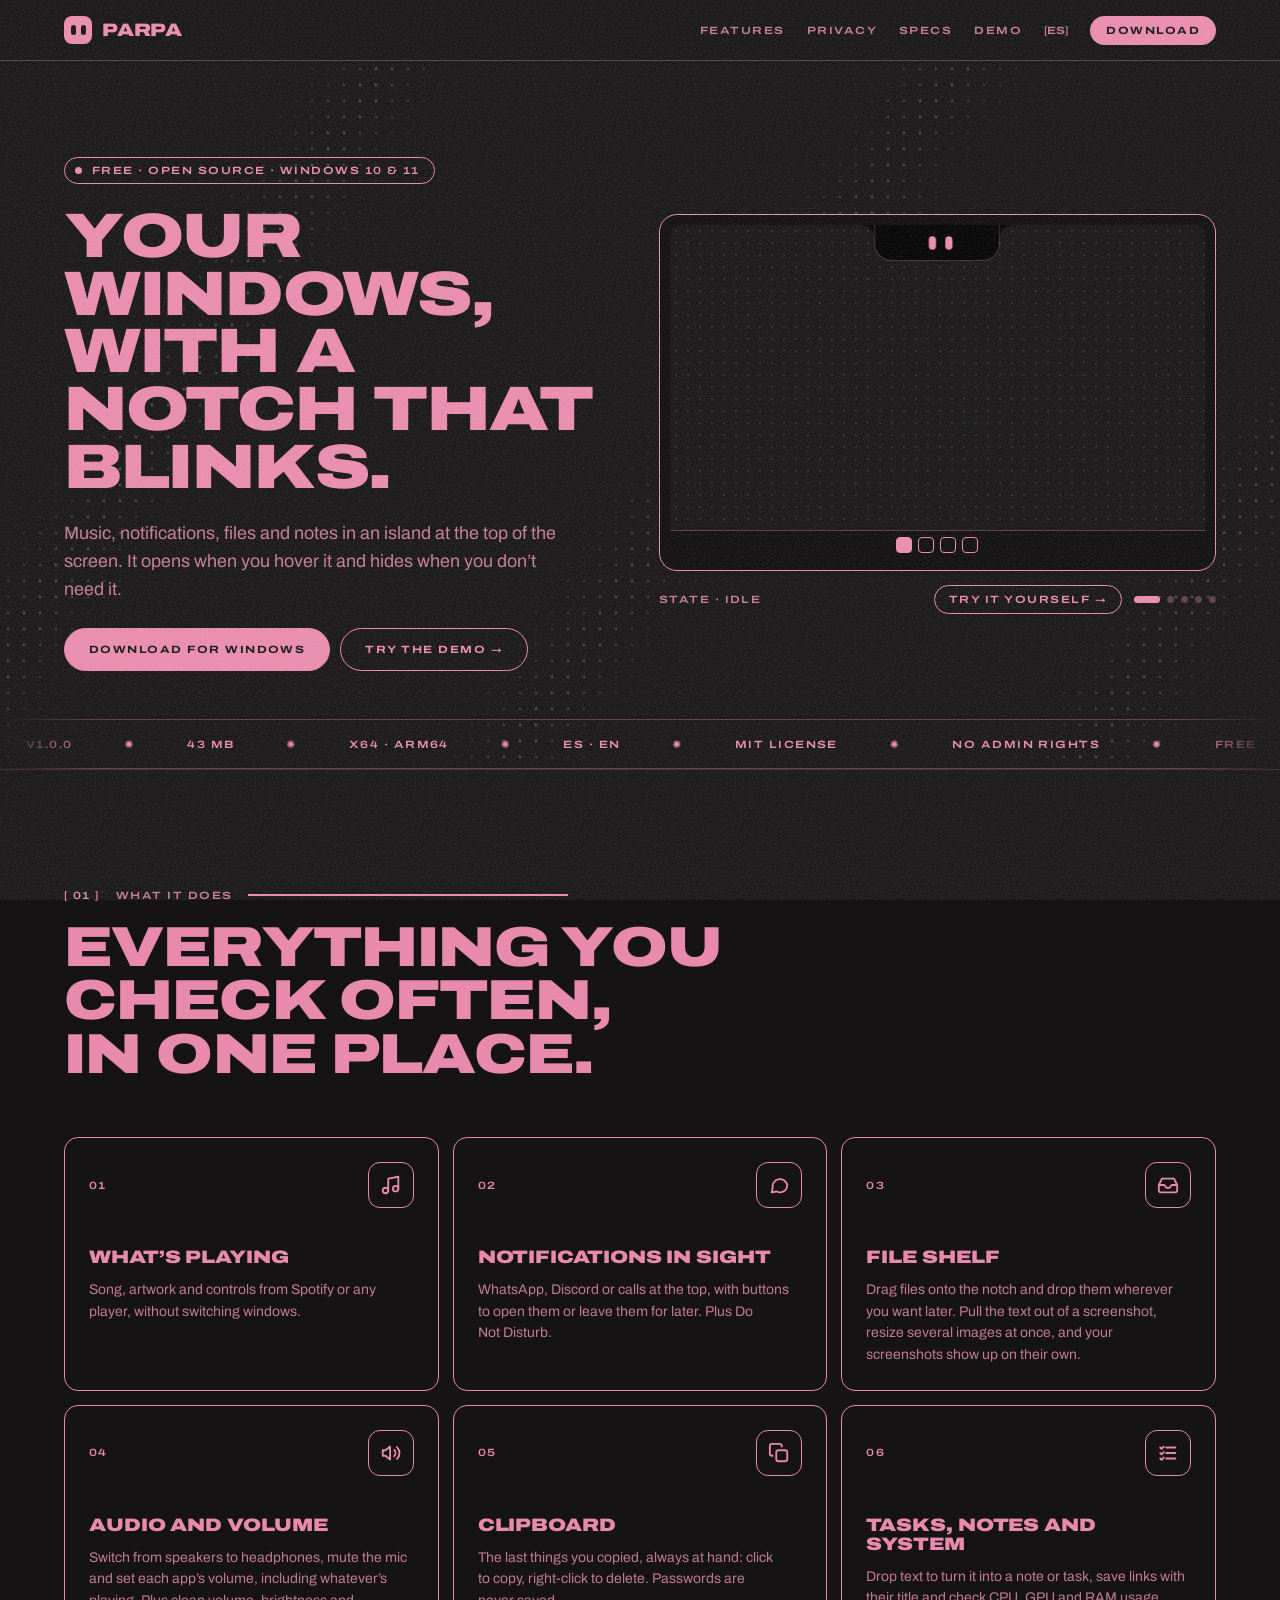
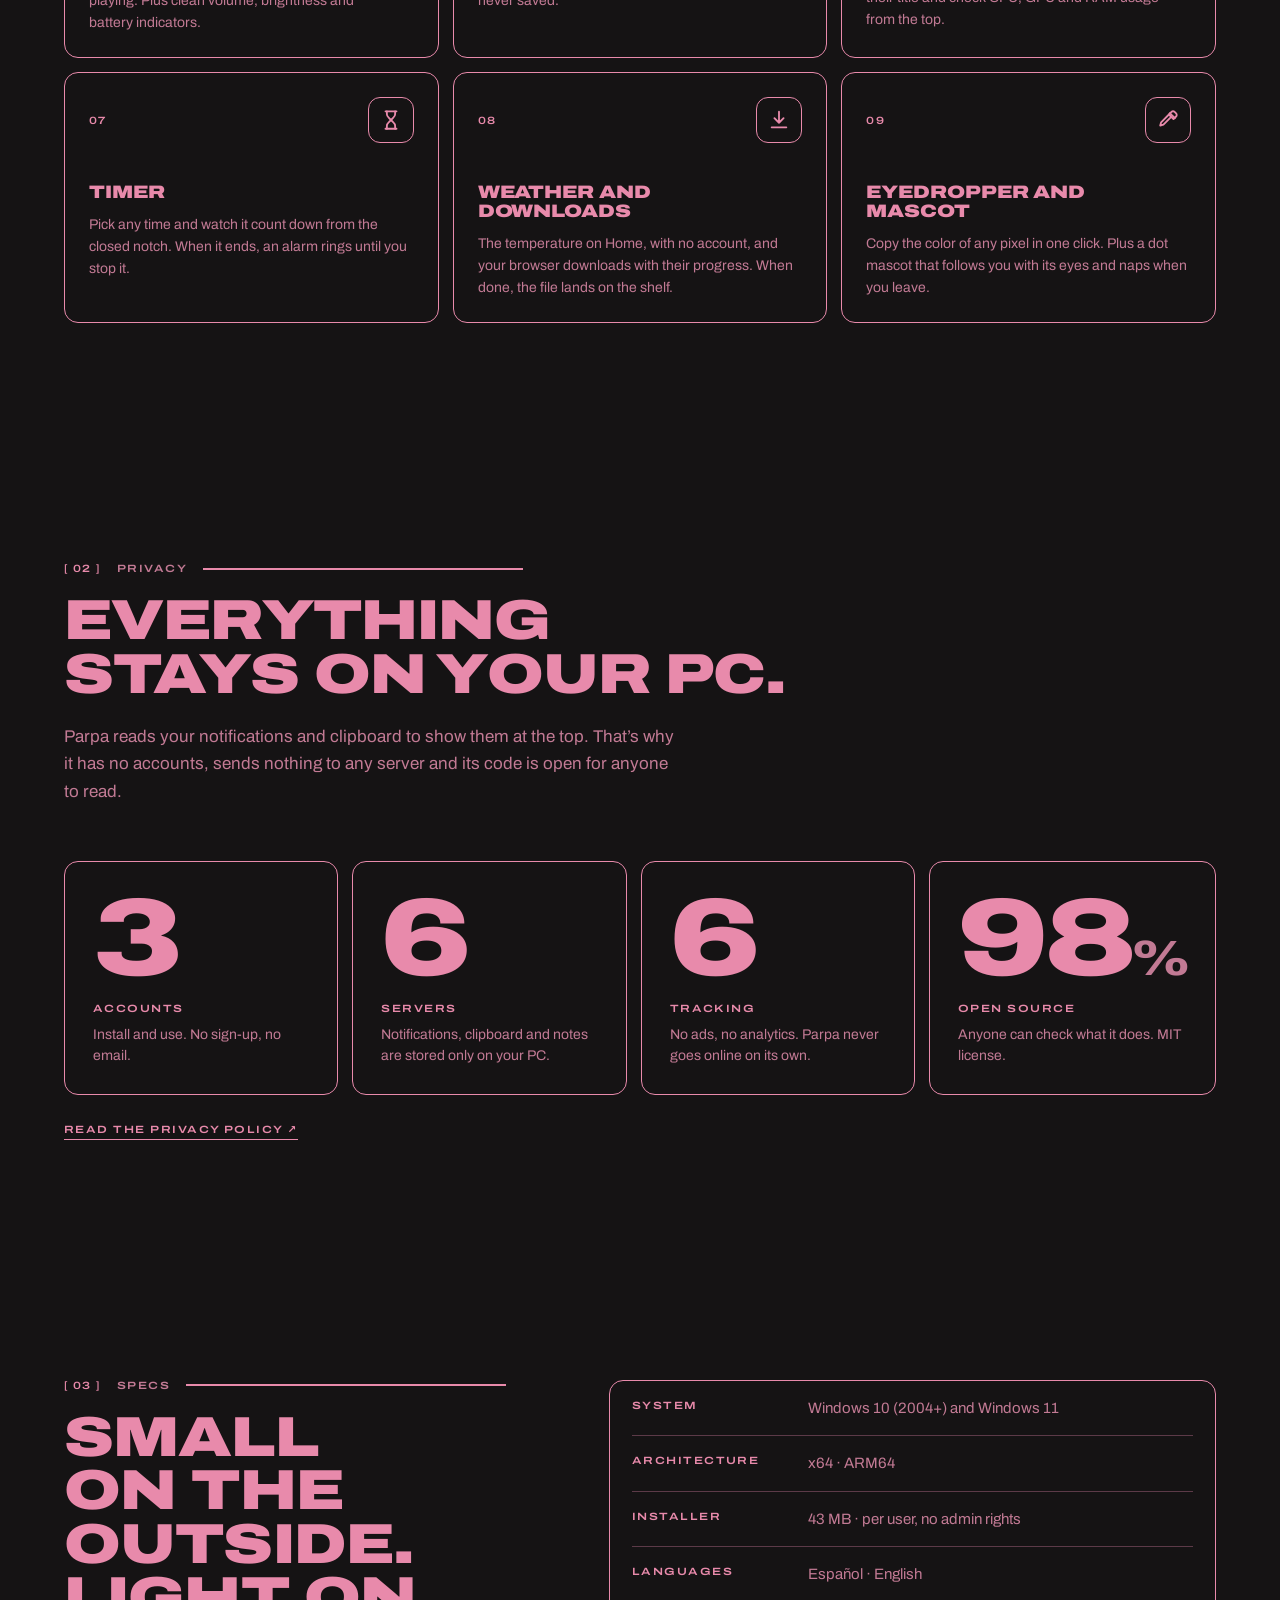
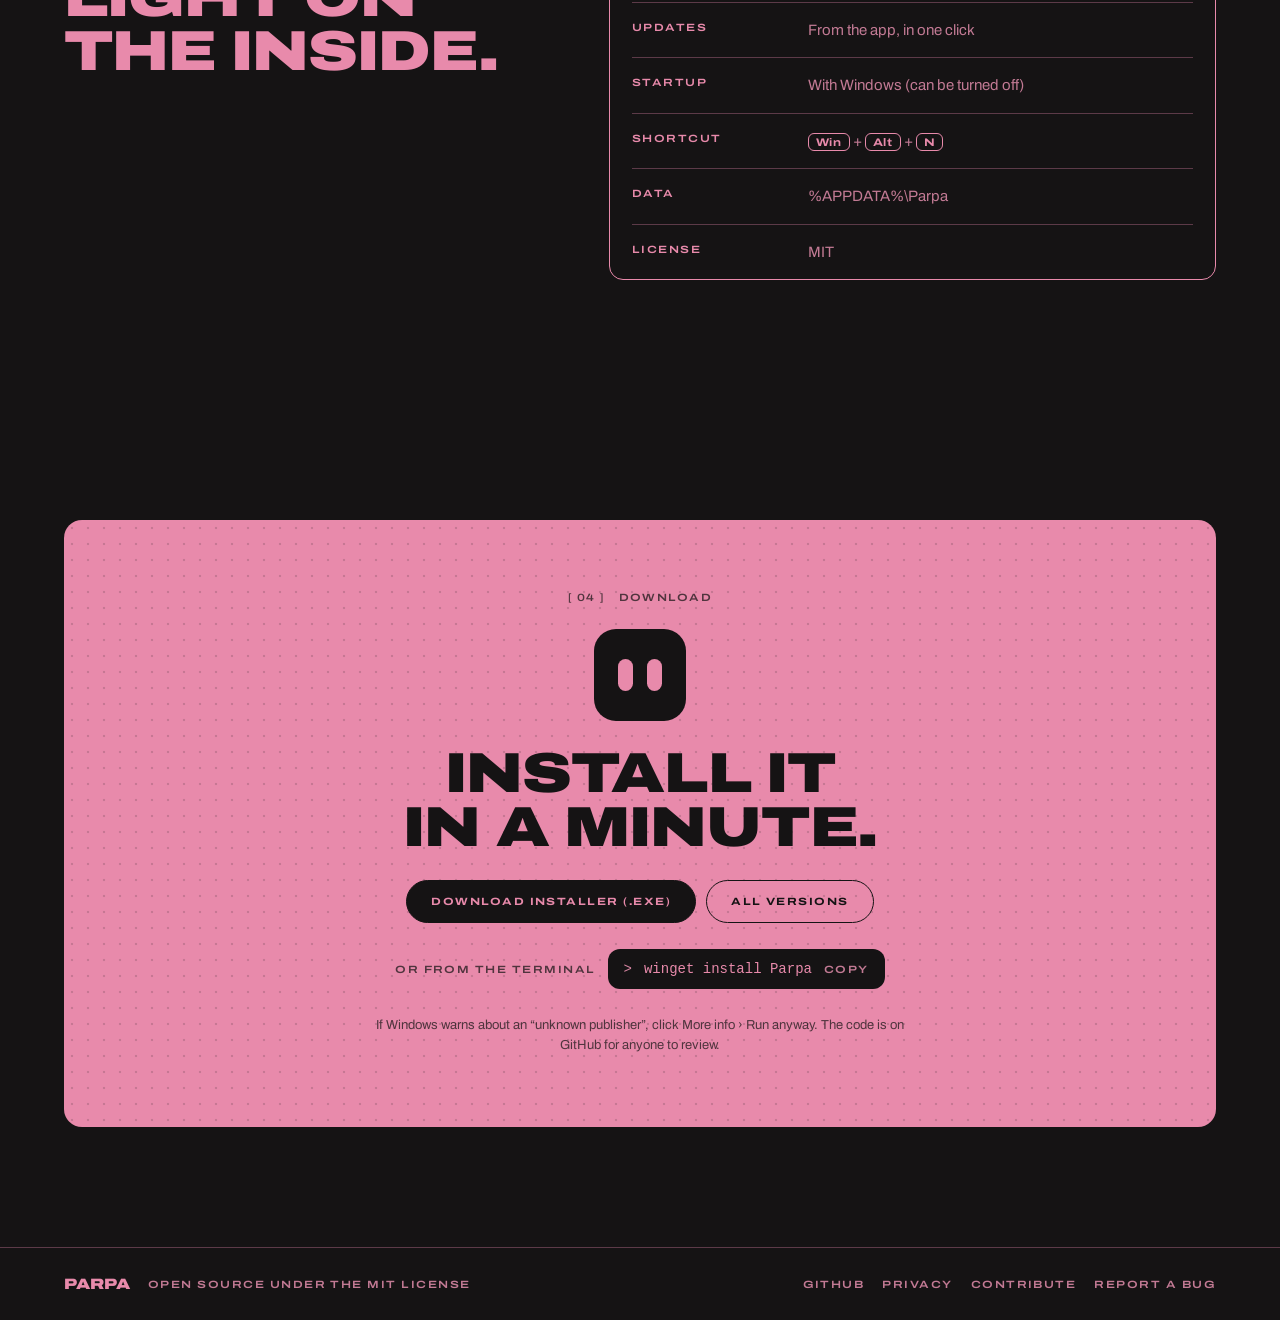
<file: site/index.html>
<!DOCTYPE html>
<html lang="es">
<head>
<meta charset="utf-8">
<meta name="viewport" content="width=device-width, initial-scale=1">
<title>Parpa · un notch para Windows</title>
<meta name="description" content="Música, avisos, archivos y notas en una isla arriba de la pantalla. Gratis y de código abierto para Windows 10 y 11.">
<meta property="og:title" content="Parpa · un notch para Windows">
<meta property="og:description" content="Música, avisos, archivos y notas en una isla arriba de la pantalla.">
<meta property="og:image" content="assets/app-256.png">
<meta name="theme-color" content="#151314">
<link rel="icon" href="assets/app.ico" sizes="any">
<link rel="icon" href="assets/app-32.png" type="image/png">
<link rel="stylesheet" href="styles.css">
</head>
<body>

<header class="top">
  <div class="wrap top-row">
    <a class="brand" href="#" aria-label="Parpa"><span class="logo"><i></i><i></i></span><span class="wordmark">Parpa</span></a>
    <nav>
      <a class="anchor" href="#funciones" data-i18n="nav_features">Funciones</a>
      <a class="anchor" href="#privacidad" data-i18n="nav_privacy">Privacidad</a>
      <a class="anchor" href="#ficha" data-i18n="nav_specs">Ficha</a>
      <a class="anchor" href="demo.html" data-i18n="nav_demo">Demo</a>
      <button class="lang" type="button" id="lang" aria-label="English">[EN]</button>
      <a class="pill" href="#descargar" data-i18n="nav_download">Descargar</a>
    </nav>
  </div>
</header>

<main>
  <!-- Portada -->
  <section class="hero" id="hero">
    <canvas class="field" id="field" aria-hidden="true"></canvas>
    <div class="wrap hero-grid">
      <div class="hero-text">
        <span class="tag"><span class="live"></span><span data-i18n="hero_eyebrow">Gratis · Código abierto · Windows 10 y 11</span></span>
        <h1 data-i18n="hero_title">Tu Windows, con un notch que parpadea.</h1>
        <p class="lead" data-i18n="hero_lead">Música, avisos, archivos y notas en una isla arriba de la pantalla. Se abre cuando pasas el ratón y se esconde cuando no la necesitas.</p>
        <div class="buttons">
          <a class="btn btn-light" href="#descargar" data-i18n="hero_download">Descargar para Windows</a>
          <a class="btn btn-line" href="demo.html" data-i18n="hero_demo">Probar la demo →</a>
        </div>
      </div>

      <div class="demo">
        <div class="frame" aria-hidden="true">
          <div class="screen">
            <div class="notch" id="notch">
              <div class="ear ear-l"></div>
              <div class="ear ear-r"></div>
              <div class="body" id="notch-body">
                <div class="state st-idle" data-state="idle"><div class="mascot" id="mascot"><b></b><b></b></div></div>
                <div class="state st-music" data-state="music" hidden>
                  <div class="ic ic-s" data-glyph="musica"></div>
                  <span class="label flex1">Luz de neón</span>
                  <div class="eq" id="eq"><i></i><i></i><i></i><i></i><i></i></div>
                </div>
                <div class="state st-peek" data-state="peek" hidden>
                  <div class="peek-head"><div class="ic ic-s" data-glyph="mensaje"></div><span class="label muted flex1">WhatsApp · Ana</span><span class="peek-when" data-i18n="demo_now">Ahora</span></div>
                  <span class="peek-text" data-i18n="demo_message">¿Vienes a la cena del viernes? Reservé a las 21:00.</span>
                  <div class="peek-actions"><span class="chip" data-i18n="demo_later">Más tarde</span><span class="chip chip-on" data-i18n="demo_open">Abrir</span></div>
                </div>
                <div class="state st-osd" data-state="osd" hidden>
                  <div class="ic ic-s" data-glyph="sonido"></div>
                  <div class="osd-text"><span class="label" data-i18n="demo_volume">Volumen</span><span class="osd-sub" data-i18n="demo_speakers">Altavoces</span></div>
                  <div class="bars" id="bars"><b style="width:70%"></b></div>
                  <span class="osd-value">70%</span>
                </div>
                <div class="state st-music" data-state="timer" hidden>
                  <div class="ic ic-s" data-glyph="temporizador"></div>
                  <span class="label flex1" data-i18n="demo_timer">Temporizador</span>
                  <span class="osd-value" id="htimer">25:00</span>
                </div>
              </div>
            </div>
            <div class="taskbar"><i></i><i></i><i></i><i></i></div>
          </div>
        </div>
        <div class="demo-bar">
          <span class="mono-s"><span data-i18n="demo_state">Estado</span> · <span id="state-name">Reposo</span></span>
          <a class="try" href="demo.html" data-i18n="demo_try">Pruébalo tú →</a>
          <div class="dots" id="dots"></div>
        </div>
      </div>
    </div>

    <div class="ticker" aria-label="Parpa">
      <div class="ticker-track" id="ticker">
        <span>V<span class="version">1.0.0</span></span>
        <span data-i18n="tick_size">43 MB</span>
        <span>X64 · ARM64</span>
        <span>ES · EN</span>
        <span data-i18n="tick_license">Licencia MIT</span>
        <span data-i18n="tick_admin">Sin administrador</span>
        <span data-i18n="tick_free">Gratis</span>
        <span data-i18n="tick_privacy">Sin cuentas · Sin rastreo</span>
      </div>
    </div>
  </section>

  <!-- Funciones -->
  <section class="section" id="funciones">
    <div class="wrap">
      <div class="section-head">
        <span class="index">[ 01 ]</span>
        <span class="eyebrow" data-i18n="features_eyebrow">Qué hace</span>
      </div>
      <h2 data-i18n="features_title">Todo lo que miras a menudo, en un solo sitio.</h2>
      <div class="cells">
        <article class="cell"><div class="cell-top"><span class="num">01</span><div class="ic ic-l" data-glyph="musica"></div></div><h3 data-i18n="f1_t">Lo que suena</h3><p data-i18n="f1_d">Canción, carátula y controles de Spotify o cualquier reproductor, sin cambiar de ventana.</p></article>
        <article class="cell"><div class="cell-top"><span class="num">02</span><div class="ic ic-l" data-glyph="mensaje"></div></div><h3 data-i18n="f2_t">Avisos a la vista</h3><p data-i18n="f2_d">WhatsApp, Discord o llamadas arriba, con botones para abrirlos o dejarlos para más tarde. Y un modo No molestar.</p></article>
        <article class="cell"><div class="cell-top"><span class="num">03</span><div class="ic ic-l" data-glyph="bandeja"></div></div><h3 data-i18n="f3_t">Bandeja de archivos</h3><p data-i18n="f3_d">Arrastra archivos al notch y suéltalos luego donde quieras. Saca el texto de una captura, redimensiona varias imágenes a la vez, y tus capturas aparecen solas.</p></article>
        <article class="cell"><div class="cell-top"><span class="num">04</span><div class="ic ic-l" data-glyph="sonido"></div></div><h3 data-i18n="f4_t">Audio y volumen</h3><p data-i18n="f4_d">Cambia de altavoces a auriculares, silencia el micro y ajusta el volumen de cada app, también el de lo que suena. Con indicadores limpios de volumen, brillo y batería.</p></article>
        <article class="cell"><div class="cell-top"><span class="num">05</span><div class="ic ic-l" data-glyph="copias"></div></div><h3 data-i18n="f5_t">Portapapeles</h3><p data-i18n="f5_d">Lo último que copiaste siempre a mano: clic para copiarlo, clic derecho para borrarlo. Las contraseñas no se guardan.</p></article>
        <article class="cell"><div class="cell-top"><span class="num">06</span><div class="ic ic-l" data-glyph="tareas"></div></div><h3 data-i18n="f6_t">Tareas, notas y sistema</h3><p data-i18n="f6_d">Suelta un texto para hacerlo nota o tarea, guarda enlaces con su título y mira el uso de CPU, GPU y RAM desde arriba.</p></article>
        <article class="cell"><div class="cell-top"><span class="num">07</span><div class="ic ic-l" data-glyph="temporizador"></div></div><h3 data-i18n="f7_t">Temporizador</h3><p data-i18n="f7_d">Elige cualquier tiempo y míralo bajar desde el notch cerrado. Al acabar, una alarma que suena hasta que la paras.</p></article>
        <article class="cell"><div class="cell-top"><span class="num">08</span><div class="ic ic-l" data-glyph="descarga"></div></div><h3 data-i18n="f8_t">El tiempo y tus descargas</h3><p data-i18n="f8_d">La temperatura en el Inicio, sin cuentas, y lo que baja el navegador con su progreso. Al terminar, el archivo pasa a la bandeja.</p></article>
        <article class="cell"><div class="cell-top"><span class="num">09</span><div class="ic ic-l" data-glyph="gotero"></div></div><h3 data-i18n="f9_t">Cuentagotas y mascota</h3><p data-i18n="f9_d">Copia el color de cualquier píxel con un clic. Y una mascota de puntos que te sigue con la mirada y se duerme cuando te vas.</p></article>
      </div>
    </div>
  </section>

  <!-- Privacidad -->
  <section class="section section-alt dotgrid" id="privacidad">
    <div class="wrap">
      <div class="section-head">
        <span class="index">[ 02 ]</span>
        <span class="eyebrow" data-i18n="privacy_eyebrow">Privacidad</span>
      </div>
      <h2 data-i18n="privacy_title">Todo se queda en tu PC.</h2>
      <p class="section-lead" data-i18n="privacy_lead">Parpa lee tus avisos y tu portapapeles para enseñártelos arriba. Por eso no tiene cuentas, no envía nada a ningún servidor y su código está a la vista de cualquiera.</p>
      <div class="zeros">
        <div class="zero"><span class="big"><span class="count" data-to="0">0</span></span><span class="zero-title" data-i18n="p1_t">Cuentas</span><span class="zero-desc" data-i18n="p1_d">Instalar y usar. No hay registro ni correo.</span></div>
        <div class="zero"><span class="big"><span class="count" data-to="0">0</span></span><span class="zero-title" data-i18n="p2_t">Servidores</span><span class="zero-desc" data-i18n="p2_d">Avisos, portapapeles y notas se guardan solo en tu PC.</span></div>
        <div class="zero"><span class="big"><span class="count" data-to="0">0</span></span><span class="zero-title" data-i18n="p3_t">Rastreo</span><span class="zero-desc" data-i18n="p3_d">Ni anuncios ni estadísticas. Parpa no se conecta a internet por su cuenta.</span></div>
        <div class="zero"><span class="big"><span class="count" data-to="100">100</span><small>%</small></span><span class="zero-title" data-i18n="p4_t">Código abierto</span><span class="zero-desc" data-i18n="p4_d">Cualquiera puede revisar lo que hace. Licencia MIT.</span></div>
      </div>
      <a class="text-link" href="https://github.com/Xzorez/Parpa/blob/main/PRIVACY.md" data-i18n="privacy_link">Leer la política de privacidad ↗</a>
    </div>
  </section>

  <!-- Ficha técnica -->
  <section class="section" id="ficha">
    <div class="wrap specs-grid">
      <div>
        <div class="section-head">
          <span class="index">[ 03 ]</span>
          <span class="eyebrow" data-i18n="specs_eyebrow">Ficha técnica</span>
        </div>
        <h2 data-i18n="specs_title">Pequeño por fuera. Ligero por dentro.</h2>
      </div>
      <dl class="specs">
        <div><dt data-i18n="s_os">Sistema</dt><dd data-i18n="s_os_v">Windows 10 (2004+) y Windows 11</dd></div>
        <div><dt data-i18n="s_arch">Arquitectura</dt><dd>x64 · ARM64</dd></div>
        <div><dt data-i18n="s_installer">Instalador</dt><dd data-i18n="s_installer_v">43 MB · por usuario, sin permisos de administrador</dd></div>
        <div><dt data-i18n="s_lang">Idiomas</dt><dd>Español · English</dd></div>
        <div><dt data-i18n="s_updates">Actualizaciones</dt><dd data-i18n="s_updates_v">Desde la app, con un clic</dd></div>
        <div><dt data-i18n="s_startup">Inicio</dt><dd data-i18n="s_startup_v">Con Windows (se puede desactivar)</dd></div>
        <div><dt data-i18n="s_shortcut">Atajo</dt><dd><kbd>Win</kbd> + <kbd>Alt</kbd> + <kbd>N</kbd></dd></div>
        <div><dt data-i18n="s_data">Datos</dt><dd>%APPDATA%\Parpa</dd></div>
        <div><dt data-i18n="s_license">Licencia</dt><dd>MIT</dd></div>
      </dl>
    </div>
  </section>

  <!-- Descarga -->
  <section class="section" id="descargar">
    <div class="wrap">
      <div class="download">
        <div class="download-head">
          <span class="index">[ 04 ]</span>
          <span class="eyebrow" data-i18n="download_eyebrow">Descargar</span>
        </div>
        <div class="app-icon"><div class="mascot" id="eyes"><b></b><b></b></div></div>
        <h2 data-i18n="download_title">Instálalo en un minuto.</h2>
        <div class="buttons">
          <a class="btn btn-dark" id="installer" href="https://github.com/Xzorez/Parpa/releases/latest" data-i18n="download_exe">Descargar instalador (.exe)</a>
          <a class="btn btn-line-dark" href="https://github.com/Xzorez/Parpa/releases" data-i18n="download_all">Todas las versiones</a>
        </div>
        <div class="terminal">
          <span class="mono-s" data-i18n="download_terminal">O desde la terminal</span>
          <button class="copy" type="button" id="copy"><span class="prompt">&gt;</span><span>winget install Parpa</span><span class="copy-state" data-i18n="copy">Copiar</span></button>
        </div>
        <p class="note" data-i18n="download_note">Si Windows avisa de «editor desconocido», pulsa Más información › Ejecutar de todas formas. El código está en GitHub para que lo revise quien quiera.</p>
      </div>
    </div>
  </section>
</main>

<footer>
  <div class="wrap footer-row">
    <span class="wordmark">Parpa</span>
    <span class="mono-s" data-i18n="footer_license">Código abierto con licencia MIT</span>
    <span class="spacer"></span>
    <a href="https://github.com/Xzorez/Parpa">GitHub</a>
    <a href="https://github.com/Xzorez/Parpa/blob/main/PRIVACY.md" data-i18n="footer_privacy">Privacidad</a>
    <a href="https://github.com/Xzorez/Parpa/pulls" data-i18n="footer_contribute">Contribuir</a>
    <a href="https://github.com/Xzorez/Parpa/issues/new" data-i18n="footer_bug">Reportar un fallo</a>
  </div>
</footer>

<script src="icons.js"></script>
<script src="app.js"></script>
</body>
</html>
</file>
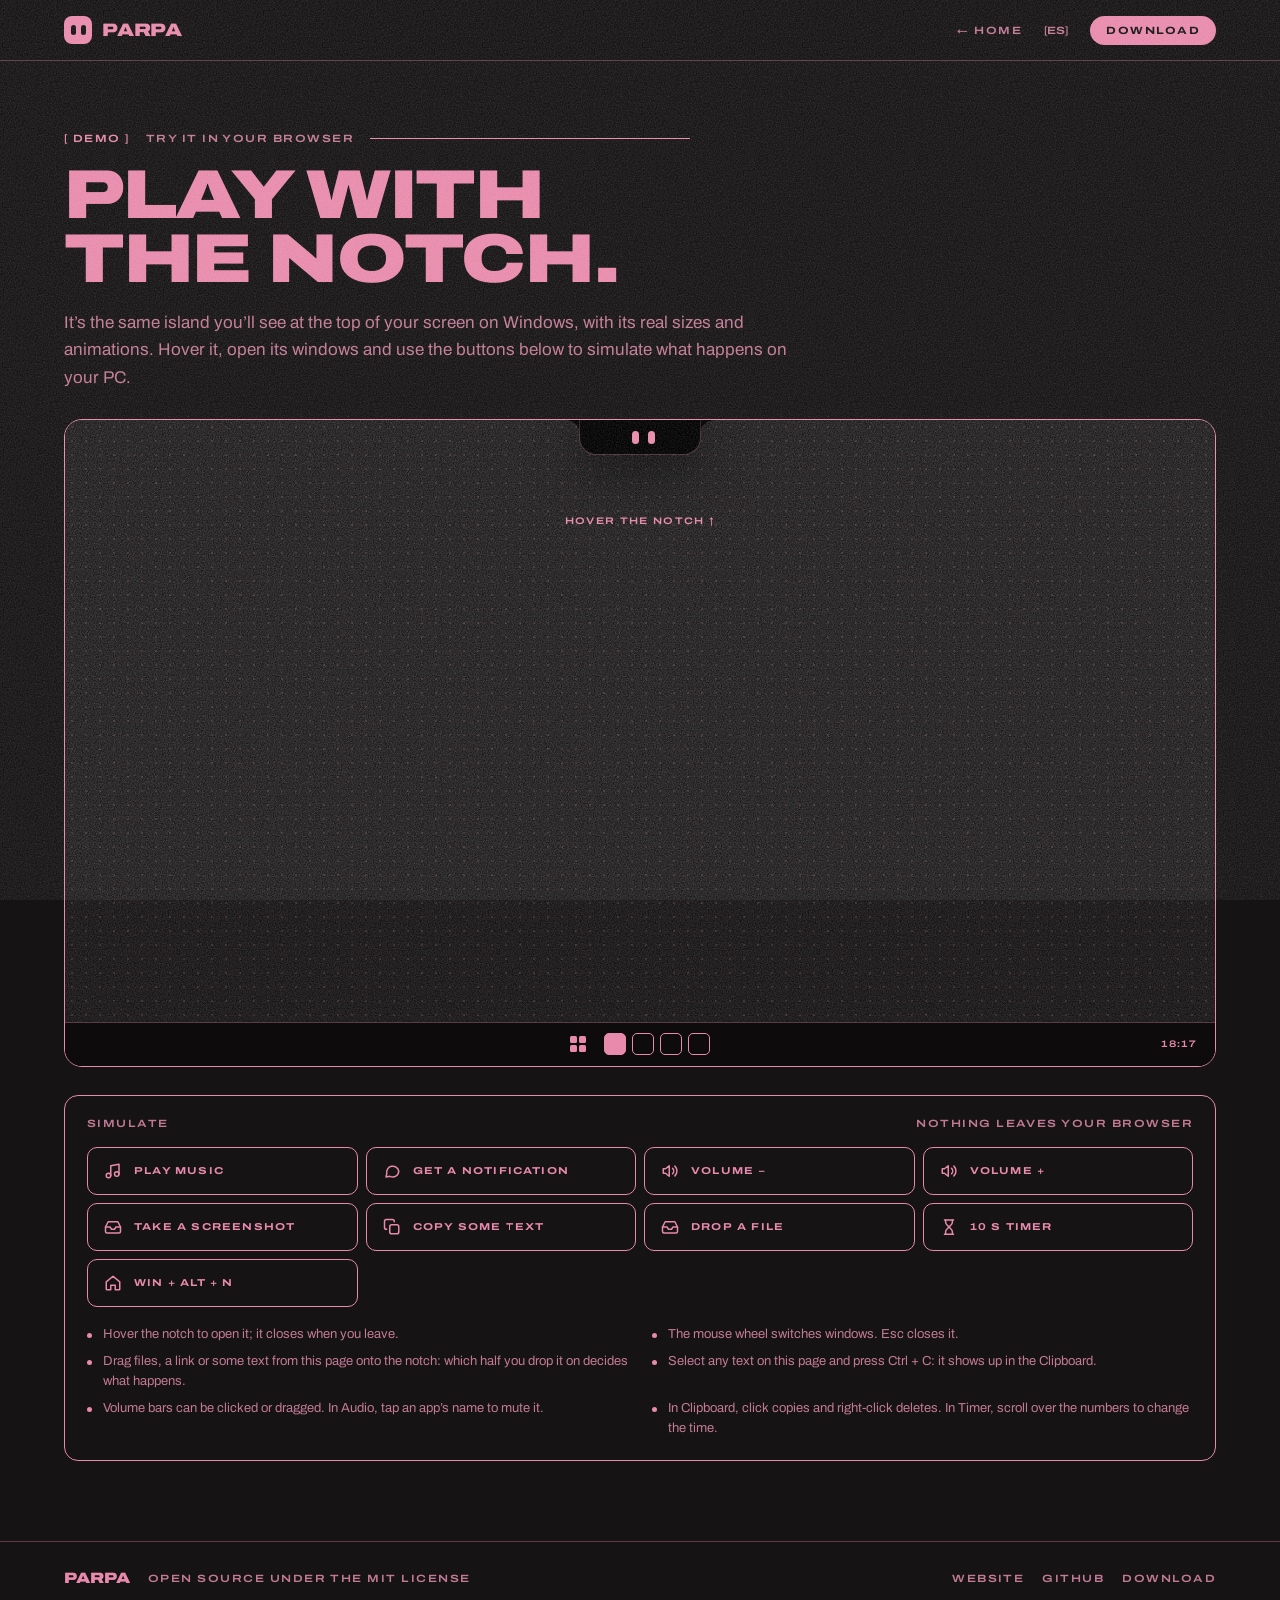
<file: site/demo.html>
<!DOCTYPE html>
<html lang="es">
<head>
<meta charset="utf-8">
<meta name="viewport" content="width=device-width, initial-scale=1">
<title>Parpa · demo</title>
<meta name="description" content="Prueba Parpa en el navegador: pasa el ratón por el notch, abre sus ventanas y simula música, avisos y volumen.">
<meta name="theme-color" content="#151314">
<link rel="icon" href="assets/app.ico" sizes="any">
<link rel="icon" href="assets/app-32.png" type="image/png">
<link rel="stylesheet" href="styles.css">
<link rel="stylesheet" href="demo.css">
</head>
<body class="demo-body">

<header class="top">
  <div class="wrap top-row">
    <a class="brand" href="./" aria-label="Parpa"><span class="logo"><i></i><i></i></span><span class="wordmark">Parpa</span></a>
    <nav>
      <a class="anchor" href="./" data-t="nav_back">← Inicio</a>
      <button class="lang" type="button" id="lang">[EN]</button>
      <a class="pill" href="./#descargar" data-t="nav_download">Descargar</a>
    </nav>
  </div>
</header>

<main class="wrap demo-main">
  <div class="demo-intro">
    <div class="section-head"><span class="index">[ Demo ]</span><span class="eyebrow" data-t="eyebrow">Pruébalo en el navegador</span></div>
    <h1 class="demo-title" data-t="title">Juega con el notch.</h1>
    <p class="demo-lead" data-t="lead">Es la misma isla que verás arriba de tu pantalla en Windows, con sus medidas y animaciones. Pasa el ratón por encima, abre sus ventanas y usa los botones de abajo para simular lo que pasa en tu PC.</p>
  </div>

  <div class="desk" id="desk">
    <div class="wallpaper"></div>
    <div class="hint" id="hint"><span data-t="hint">Pasa el ratón por el notch</span> ↑</div>

    <div class="n-wrap" id="nwrap">
      <div class="n-hit" id="nhit"></div>
      <div class="n-shape" id="nshape">
        <div class="n-ear n-ear-l"></div>
        <div class="n-ear n-ear-r"></div>
        <div class="n-body" id="nbody"><div class="n-content" id="ncontent"></div></div>
      </div>
    </div>

    <div class="dropzone" id="dropzone"></div>
    <div class="flash" id="flash"></div>

    <div class="taskbar-d">
      <span class="tb-start"><i></i><i></i><i></i><i></i></span>
      <span class="tb-apps"><i class="on"></i><i></i><i></i><i></i></span>
      <span class="tb-clock" id="tbclock">20:30</span>
    </div>
  </div>

  <div class="panel">
    <div class="panel-head">
      <span class="eyebrow" data-t="simulate">Simular</span>
      <span class="mono-s" data-t="local">Nada sale de tu navegador</span>
    </div>
    <div class="panel-grid">
      <button class="sim" data-sim="music"><span class="g" data-g="musica"></span><span id="sim-music" data-t="sim_play">Poner música</span></button>
      <button class="sim" data-sim="notify"><span class="g" data-g="mensaje"></span><span data-t="sim_notify">Recibir un aviso</span></button>
      <button class="sim" data-sim="voldown"><span class="g" data-g="sonido"></span><span data-t="sim_voldown">Volumen −</span></button>
      <button class="sim" data-sim="volup"><span class="g" data-g="sonido"></span><span data-t="sim_volup">Volumen +</span></button>
      <button class="sim" data-sim="shot"><span class="g" data-g="bandeja"></span><span data-t="sim_shot">Hacer una captura</span></button>
      <button class="sim" data-sim="copy"><span class="g" data-g="copias"></span><span data-t="sim_copy">Copiar un texto</span></button>
      <button class="sim" data-sim="file"><span class="g" data-g="bandeja"></span><span data-t="sim_file">Soltar un archivo</span></button>
      <button class="sim" data-sim="timer"><span class="g" data-g="temporizador"></span><span data-t="sim_timer">Temporizador de 10 s</span></button>
      <button class="sim" data-sim="toggle"><span class="g" data-g="inicio"></span><span data-t="sim_toggle">Win + alt + n</span></button>
    </div>
    <ul class="tips">
      <li data-t="tip1">Pasa el ratón por el notch para abrirlo; al salir se cierra.</li>
      <li data-t="tip2">La rueda del ratón cambia de ventana. Esc lo cierra.</li>
      <li data-t="tip3">Arrastra archivos, un enlace o un texto de esta página hasta el notch: según en qué mitad lo sueltes, hace una cosa u otra.</li>
      <li data-t="tip4">Selecciona cualquier texto de esta página y pulsa Ctrl + C: aparecerá en el Portapapeles.</li>
      <li data-t="tip5">Las barras de volumen se pulsan o se arrastran. En Audio, toca el nombre de una app para silenciarla.</li>
      <li data-t="tip6">En el Portapapeles, clic copia y clic derecho borra. En el Temporizador, la rueda sobre los números cambia el tiempo.</li>
    </ul>
  </div>
</main>

<footer>
  <div class="wrap footer-row">
    <span class="wordmark">Parpa</span>
    <span class="mono-s" data-t="footer">Código abierto con licencia MIT</span>
    <span class="spacer"></span>
    <a href="./" data-t="footer_home">Web</a>
    <a href="https://github.com/Xzorez/Parpa">GitHub</a>
    <a href="./#descargar" data-t="footer_download">Descargar</a>
  </div>
</footer>

<script src="icons.js"></script>
<script src="demo.js"></script>
</body>
</html>
</file>
<file: site/styles.css>
/* Web de Parpa: estilo Akira (tinta rosa sobre negro con grano, Archivo ancha en mayúsculas, marcos finos). */


/* Tokens oscuros de data/tokens.json */
:root {
  --bg: #000000;
  --card: #1c1c1e;
  --card-2: #2c2c2e;
  --divider: #2a2a2c;
  --glyph-off: #2c2c2e;
  --border: #3a3a3c;
  --dot: #48484a;
  --tertiary: #636366;
  --muted: #8e8e93;
  --secondary: #a1a1a6;
  --soft: #d1d1d6;
  --primary: #f5f5f7;
  --accent: #ff453a;
  --blue: #0a84ff;
  --indigo: #5e5ce6;
  --green: #30d158;
  --orange: #ff9f0a;
  --pink: #ff375f;
  --success: #30d158;
  --ui: "Segoe UI Variable Text", -apple-system, BlinkMacSystemFont, "SF Pro Text", "Segoe UI", system-ui, sans-serif;
  --mono: var(--ui);
  --dots: "Segoe UI Variable Display", -apple-system, BlinkMacSystemFont, "SF Pro Display", "Segoe UI", system-ui, sans-serif;
  --code: ui-monospace, "Cascadia Code", "SF Mono", Consolas, monospace;
  --ease: cubic-bezier(.3, 1.2, .5, 1);
}

* { box-sizing: border-box; }
html { scroll-behavior: smooth; scroll-padding-top: 72px; }
body { margin: 0; background: var(--bg); color: var(--primary); font-family: var(--ui); -webkit-font-smoothing: antialiased; }
a { color: inherit; text-decoration: none; }
::selection { background: var(--accent); color: var(--primary); }
a:focus-visible, button:focus-visible { outline: 1px solid var(--primary); outline-offset: 4px; }

.wrap { max-width: 1200px; width: 100%; margin: 0 auto; padding-left: 24px; padding-right: 24px; }
.mono-s { font: 500 11px var(--mono); color: var(--secondary); }
.spacer { flex: 1; }
.dotgrid { background-image: radial-gradient(circle, var(--glyph-off) 1.2px, transparent 1.6px); background-size: 16px 16px; }

/* Botones píldora */
.buttons { display: flex; flex-wrap: wrap; gap: 10px; }
.btn { font: 500 12px var(--mono); padding: 15px 22px; border-radius: 999px; border: 1px solid transparent; transition: background .2s, color .2s, border-color .2s; }
.btn-light { background: var(--primary); color: var(--bg); }
.btn-light:hover { background: var(--soft); }
.btn-line { border-color: var(--border); color: var(--primary); }
.btn-line:hover { border-color: var(--primary); }
.btn-dark { background: var(--bg); color: var(--primary); }
.btn-dark:hover { background: #2a2a2e; }
.btn-line-dark { border-color: #cfccc4; color: var(--bg); }
.btn-line-dark:hover { border-color: var(--bg); }

/* Cabecera */
.top { position: sticky; top: 0; z-index: 10; background: rgba(11, 11, 12, .86); backdrop-filter: blur(12px); -webkit-backdrop-filter: blur(12px); border-bottom: 1px solid var(--divider); }
.top-row { height: 60px; display: flex; align-items: center; gap: 16px; }
.brand { display: flex; align-items: center; gap: 10px; margin-right: auto; }
.logo { width: 28px; height: 28px; border-radius: 7px; background: var(--primary); display: flex; align-items: center; justify-content: center; gap: 4px; }
.logo i { width: 4px; height: 7px; border-radius: 1px; background: var(--bg); }
.wordmark { font: 700 21px var(--dots); }
nav { display: flex; align-items: center; gap: 22px; font: 500 11px var(--mono); color: var(--secondary); }
nav .anchor:hover, .lang:hover { color: var(--primary); }
.lang { background: none; border: 0; padding: 0; font: inherit; color: inherit; cursor: pointer; }
nav .pill { padding: 9px 14px; border-radius: 999px; background: var(--primary); color: var(--bg); }
nav .pill:hover { background: var(--soft); }

/* Portada */
.hero { border-bottom: 1px solid var(--divider); }
.hero-grid { padding-top: clamp(48px, 8vw, 96px); padding-bottom: 48px; display: grid; grid-template-columns: minmax(0, 1fr) minmax(0, 1.05fr); gap: clamp(32px, 5vw, 64px); align-items: center; }
.hero-text { display: flex; flex-direction: column; gap: 24px; }
.tag { display: inline-flex; align-items: center; gap: 10px; font: 500 11px var(--mono); color: var(--secondary); }
.tag span:last-child { text-wrap: balance; }
.live { width: 7px; height: 7px; border-radius: 50%; background: var(--accent); box-shadow: 0 0 10px var(--accent); animation: blink 1.6s steps(1) infinite; }
@keyframes blink { 50% { opacity: .25; } }
h1 { margin: 0; font: 700 clamp(40px, 5.6vw, 76px)/.98 var(--dots); letter-spacing: -.01em; text-wrap: balance; }
.lead { margin: 0; max-width: 520px; font-size: clamp(16px, 1.4vw, 18px); line-height: 1.55; color: var(--secondary); text-wrap: pretty; }

/* Demo: escritorio oscuro con el notch */
.demo { display: flex; flex-direction: column; gap: 14px; }
.try { margin-left: auto; padding: 7px 12px; border-radius: 999px; border: 1px solid var(--border); font: 500 10px var(--mono); color: var(--primary); white-space: nowrap; transition: border-color .2s, background .2s; }
.try:hover { border-color: var(--accent); background: var(--card); }
.frame { background: #000; border: 1px solid var(--border); border-radius: 20px; padding: 10px; }
.screen { position: relative; aspect-ratio: 16 / 10; border-radius: 12px; overflow: hidden; background-color: #1c1c1f; background-image: radial-gradient(circle, #2e2e33 1px, transparent 1.4px); background-size: 12px 12px; }
.notch { position: absolute; top: 0; left: 50%; transform: translateX(-50%) scale(var(--scale, 1)); transform-origin: 50% 0; width: 120px; height: 34px; transition: all .45s var(--ease); }
.ear { position: absolute; top: 0; width: 16px; height: 14px; }
.ear-l { left: -14px; background: radial-gradient(circle 14px at 0 100%, transparent 13.5px, var(--bg) 14px); }
.ear-r { right: -14px; background: radial-gradient(circle 14px at 100% 100%, transparent 13.5px, var(--bg) 14px); }
.body { position: absolute; inset: 0; background: var(--bg); color: var(--primary); border-radius: 0 0 16px 16px; overflow: hidden; text-align: left; transition: border-radius .45s var(--ease); box-shadow: 0 0 0 1px #1a1a1d; }
.state[hidden] { display: none !important; }
.state { animation: fade .3s ease-out both; }
@keyframes fade { from { opacity: 0; } to { opacity: 1; } }
.st-idle { height: 34px; display: flex; align-items: center; justify-content: center; }
.st-music { height: 34px; display: flex; align-items: center; gap: 10px; padding: 0 14px 2px 12px; white-space: nowrap; }
.st-peek { width: 420px; padding: 10px 16px 12px; display: flex; flex-direction: column; gap: 8px; }
.st-osd { height: 40px; display: flex; align-items: center; gap: 12px; padding: 0 16px 2px; white-space: nowrap; }
.grid { display: grid; }
.grid i { display: block; border-radius: 50%; }
.g13 { grid-template-columns: repeat(13, 3px); gap: 1.5px; }
.g13 i { width: 3px; height: 3px; }
.g7s { grid-template-columns: repeat(7, 2px); gap: 1px; }
.g7s i { width: 2px; height: 2px; }
.g7l { grid-template-columns: repeat(7, 5px); gap: 2px; }
.g7l i { width: 5px; height: 5px; }
.label { font: 500 10px var(--mono); }
.muted { color: var(--secondary); }
.flex1 { flex: 1; }
.eq { display: flex; gap: 2px; align-items: flex-end; height: 12px; }
.eq i { width: 3px; border-radius: 1px; background: var(--primary); transition: height .15s; }
.peek-head { display: flex; align-items: center; gap: 10px; }
.peek-when { font: 9px var(--mono); color: var(--tertiary); }
.peek-text { font-size: 13px; line-height: 1.35; }
.peek-actions { display: flex; gap: 6px; justify-content: flex-end; }
.chip { font: 500 10px var(--mono); padding: 6px 10px; border-radius: 999px; border: 1px solid var(--border); color: var(--secondary); }
.chip-on { background: var(--primary); border-color: var(--primary); color: var(--bg); }
.osd-text { display: flex; flex-direction: column; gap: 1px; }
.osd-sub { font: 9px var(--mono); color: var(--secondary); }
.bars { flex: 1; display: flex; gap: 3px; align-items: flex-end; justify-content: flex-end; }
.bars i { width: 4px; border-radius: 2px; }
.osd-value { font: 700 15px var(--dots); min-width: 40px; text-align: right; }
.taskbar { position: absolute; left: 0; right: 0; bottom: 0; height: 9%; min-height: 26px; background: rgba(20, 20, 22, .92); border-top: 1px solid var(--divider); display: flex; align-items: center; justify-content: center; gap: 6px; }
.taskbar i { width: 16px; height: 16px; border-radius: 4px; background: var(--border); }
.taskbar i:first-child { background: var(--primary); }
.demo-bar { display: flex; align-items: center; justify-content: space-between; gap: 12px; }
.dots { display: flex; gap: 6px; }
.dot { height: 6px; width: 6px; border-radius: 3px; background: var(--border); cursor: pointer; transition: width .3s var(--ease), background .3s; border: 0; padding: 0; }
.dot:hover { background: var(--tertiary); }
.dot.on { width: 22px; background: var(--accent); }

/* Franja de datos que se desliza en bucle (la pista se duplica en app.js) */
.ticker { position: relative; overflow: hidden; border-top: 1px solid var(--divider); background: var(--bg); -webkit-mask-image: linear-gradient(90deg, transparent, #000 8%, #000 92%, transparent); mask-image: linear-gradient(90deg, transparent, #000 8%, #000 92%, transparent); }
.ticker-track { display: flex; width: max-content; animation: marquee 48s linear infinite; }
.ticker:hover .ticker-track { animation-play-state: paused; }
.ticker-track > span { padding: 17px 36px; font: 500 11px var(--mono); color: var(--muted); white-space: nowrap; border-right: 1px solid var(--divider); }
@keyframes marquee { to { transform: translateX(-50%); } }

/* Rejilla de puntos de la portada (canvas) */
.hero { position: relative; overflow: hidden; }
.field { position: absolute; inset: 0; width: 100%; height: 100%; display: block; }
.hero-grid, .ticker { position: relative; z-index: 1; }

/* Progreso del estado de la demo: el punto rojo se llena mientras dura */
.dot.on { position: relative; overflow: hidden; background: #3a1416; }
.dot.on::after { content: ""; position: absolute; inset: 0; background: var(--accent); transform-origin: left; animation: fill 2.6s linear both; }
.dots.paused .dot.on::after { animation: none; }
@keyframes fill { from { transform: scaleX(0); } to { transform: scaleX(1); } }

/* Entradas al hacer scroll */
.reveal { opacity: 0; transform: translateY(22px); filter: blur(6px); transition: opacity .8s cubic-bezier(.2, .8, .2, 1), transform .8s cubic-bezier(.2, .8, .2, 1), filter .8s cubic-bezier(.2, .8, .2, 1); transition-delay: var(--d, 0ms); }
.reveal.in { opacity: 1; transform: none; filter: none; }

/* Glifos: cada punto se enciende con su propio retraso */
.g7l i { transition: background-color .18s ease; }
.app-icon .grid i, .logo i { transition: transform .12s ease; }
.blink .grid i, .logo.blink i { transform: scaleY(.15); }


/* Secciones */
.section { padding: clamp(72px, 10vw, 120px) 0; border-bottom: 1px solid var(--divider); }
.section-head { display: flex; align-items: center; gap: 14px; margin-bottom: 20px; }
.index { font: 500 11px var(--mono); color: var(--accent); }
.eyebrow { font: 500 11px var(--mono); color: var(--secondary); }
h2 { margin: 0; max-width: 820px; font: 700 clamp(32px, 4.4vw, 58px)/1 var(--dots); letter-spacing: -.005em; text-wrap: balance; }
.section-lead { margin: 22px 0 0; max-width: 640px; font-size: 17px; line-height: 1.6; color: var(--secondary); text-wrap: pretty; }

/* Funciones: rejilla con líneas de 1 px */
.cells { margin-top: 56px; display: grid; grid-template-columns: repeat(3, 1fr); border-top: 1px solid var(--border); border-left: 1px solid var(--border); }
.cell { padding: 28px; border-right: 1px solid var(--border); border-bottom: 1px solid var(--border); display: flex; flex-direction: column; gap: 12px; transition: background .25s; }
.cell:hover { background: var(--card); }
.cell-top { display: flex; justify-content: space-between; align-items: flex-start; padding-bottom: 36px; }
.num { font: 500 11px var(--mono); color: var(--tertiary); }
.cell h3 { margin: 0; font: 600 19px var(--ui); letter-spacing: -.01em; }
.cell p { margin: 0; font-size: 14px; line-height: 1.55; color: var(--secondary); text-wrap: pretty; }

/* Privacidad: los ceros en matriz de puntos */
.section-alt { background-color: #08080a; }
.zeros { margin-top: 56px; display: grid; grid-template-columns: repeat(4, 1fr); gap: 1px; background: var(--border); border: 1px solid var(--border); }
.zero { background: #08080a; padding: 28px; display: flex; flex-direction: column; gap: 10px; }
.big { font: 700 clamp(72px, 9vw, 120px)/.9 var(--dots); color: var(--primary); }
.big small { font-size: .45em; color: var(--secondary); }
.zero-title { font: 500 12px var(--mono); margin-top: 6px; }
.zero-desc { font-size: 14px; line-height: 1.5; color: var(--secondary); }
.text-link { display: inline-block; margin-top: 28px; font: 500 11px var(--mono); color: var(--secondary); border-bottom: 1px solid var(--border); padding-bottom: 4px; transition: color .2s, border-color .2s; }
.text-link:hover { color: var(--primary); border-color: var(--primary); }

/* Ficha técnica */
.specs-grid { display: grid; grid-template-columns: minmax(0, .9fr) minmax(0, 1.1fr); gap: 48px; align-items: start; }
.specs { margin: 0; border-top: 1px solid var(--border); }
.specs div { display: grid; grid-template-columns: 160px 1fr; gap: 16px; padding: 16px 0; border-bottom: 1px solid var(--border); }
.specs dt { font: 500 11px var(--mono); color: var(--tertiary); padding-top: 3px; }
.specs dd { margin: 0; font-size: 15px; line-height: 1.5; }
kbd { font: 500 12px var(--mono); padding: 2px 7px; border: 1px solid var(--border); border-bottom-width: 2px; border-radius: 5px; background: var(--card); }

/* Descarga: tarjeta clara, el único bloque invertido */
#descargar { border-bottom: 0; }
.download { background: var(--primary); color: var(--bg); border-radius: 28px; padding: clamp(32px, 6vw, 72px); display: flex; flex-direction: column; align-items: center; gap: 26px; text-align: center; background-image: radial-gradient(circle, #dcdad4 1.2px, transparent 1.6px); background-size: 16px 16px; }
.download-head { display: flex; gap: 14px; align-items: center; }
.download .eyebrow { color: #6b675f; }
.app-icon { width: 92px; height: 92px; border-radius: 22%; background: var(--bg); display: flex; align-items: center; justify-content: center; box-shadow: 0 20px 50px rgba(0, 0, 0, .25); }
.app-icon .grid { width: 56%; grid-template-columns: repeat(7, 1fr); gap: 6%; }
.app-icon .grid i { aspect-ratio: 1; }
.download h2 { color: var(--bg); text-align: center; }
.download .buttons { justify-content: center; }
.terminal { display: flex; align-items: center; gap: 12px; flex-wrap: wrap; justify-content: center; }
.terminal .mono-s { color: #6b675f; }
.copy { display: flex; align-items: center; gap: 12px; background: var(--bg); color: var(--primary); border: 0; border-radius: 12px; padding: 12px 16px; cursor: pointer; font: 500 14px var(--mono); }
.prompt { color: var(--accent); }
.copy-state { font: 500 10px var(--mono); color: var(--secondary); transition: color .2s; }
.copy.done .copy-state { color: var(--success); }
.note { margin: 0; max-width: 560px; font-size: 13px; line-height: 1.55; color: #6b675f; text-wrap: pretty; }

/* Pie */
footer { border-top: 1px solid var(--divider); }
.footer-row { padding-top: 28px; padding-bottom: 28px; display: flex; flex-wrap: wrap; align-items: center; gap: 18px; font: 500 11px var(--mono); color: var(--secondary); }
.footer-row a:hover { color: var(--primary); }
.footer-row .wordmark { font-size: 16px; color: var(--primary); }

/* Tablet y móvil */
@media (max-width: 900px) {
  .hero-grid, .specs-grid { grid-template-columns: 1fr; }
  .cells { grid-template-columns: repeat(2, 1fr); }
  .zeros { grid-template-columns: repeat(2, 1fr); }
}
@media (max-width: 600px) {
  nav { gap: 14px; }
  nav .anchor { display: none; }
  .cells, .zeros { grid-template-columns: 1fr; }
  .cell { min-height: 0; }
  .specs div { grid-template-columns: 1fr; gap: 4px; }
  .ticker-track > span { padding: 15px 24px; }
}

@media (prefers-reduced-motion: reduce) {
  html { scroll-behavior: auto; }
  .notch, .body, .eq i, .dot, .state, .live, .ticker-track, .dot.on::after, .reveal { transition: none; animation: none; }
  .reveal { opacity: 1; transform: none; }
  .ticker-track { flex-wrap: wrap; width: auto; }
}

/* ================= Estilo Akira =================
   Como la app: una sola tinta rosa sobre negro con grano, Archivo ancha y negrísima en mayúsculas para
   titulares, texto diminuto muy espaciado para etiquetas, marcos finos en lugar de tarjetas grises. */
@font-face { font-family: "Archivo"; src: url("assets/fonts/Archivo-Variable.ttf") format("truetype"); font-weight: 100 900; font-stretch: 62% 125%; font-display: swap; }
:root {
  --bg: #151314;
  --card: #1a1316;
  --card-2: #2b1d23;
  --divider: #3d2731;
  --glyph-off: #2b1d23;
  --border: #5c3a48;
  --dot: #4f3440;
  --tertiary: #7a5161;
  --muted: #a0687d;
  --secondary: #c27a94;
  --soft: #d886a3;
  --primary: #e88aab;
  --ink: #e88aab;
  --accent: #e88aab;
  --success: #e88aab;
  --ui: "Archivo", "Segoe UI Variable Text", -apple-system, BlinkMacSystemFont, "Segoe UI", system-ui, sans-serif;
  --mono: var(--ui);
  --dots: var(--ui);
  --grain: url("data:image/svg+xml,%3Csvg xmlns='http://www.w3.org/2000/svg' width='160' height='160'%3E%3Cfilter id='n'%3E%3CfeTurbulence type='fractalNoise' baseFrequency='.85' numOctaves='3' stitchTiles='stitch'/%3E%3CfeColorMatrix values='0 0 0 0 1 0 0 0 0 1 0 0 0 0 1 0 0 0 1.4 -0.35'/%3E%3C/filter%3E%3Crect width='100%25' height='100%25' filter='url(%23n)'/%3E%3C/svg%3E");
}
body { background: var(--bg); color: var(--ink); }
/* Grano de papel impreso por encima de todo. */
body::after { content: ""; position: fixed; inset: 0; z-index: 100; pointer-events: none; background: var(--grain); opacity: .14; mix-blend-mode: screen; }
::selection { background: var(--ink); color: var(--bg); }
a:focus-visible, button:focus-visible { outline: 1.5px solid var(--ink); }

/* Titulares: anchos, negrísimos, en mayúsculas. */
h1, h2, .wordmark, .big, .cell h3 { font-family: var(--ui); font-weight: 900; font-stretch: 125%; text-transform: uppercase; color: var(--ink); }
h1 { font-size: clamp(36px, 4.9vw, 74px); line-height: .92; letter-spacing: -.02em; }
h2 { font-size: clamp(30px, 4.4vw, 60px); line-height: .95; letter-spacing: -.015em; }
.wordmark { font-size: 18px; letter-spacing: -.01em; }
/* Etiquetas: diminutas, anchas, muy espaciadas. */
.mono-s, nav, .tag, .index, .eyebrow, .num, .label, .peek-when, .osd-sub, .ticker-track > span, .zero-title, .specs dt, .footer-row, .copy-state, .text-link, .try, .btn, .chip, .c-label {
  font-family: var(--ui); font-size: 10.5px; font-weight: 600; font-stretch: 125%; letter-spacing: .14em; text-transform: uppercase;
}
.lead, .section-lead, .cell p, .zero-desc, .specs dd, .note, .peek-text { color: var(--secondary); }

/* Botones: píldora con marco rosa; la principal, rellena. */
.btn { padding: 15px 24px; border: 1.5px solid var(--ink); border-radius: 999px; font-weight: 700; }
.btn-light { background: var(--ink); color: var(--bg); }
.btn-light:hover { background: var(--soft); border-color: var(--soft); }
.btn-line { background: transparent; color: var(--ink); border-color: var(--ink); }
.btn-line:hover { background: rgba(232, 138, 171, .12); border-color: var(--ink); }

/* Cabecera */
.top { background: rgba(21, 19, 20, .86); backdrop-filter: blur(12px); -webkit-backdrop-filter: blur(12px); border-bottom: 1.5px solid var(--border); }
.logo { border-radius: 8px; background: var(--ink); gap: 5px; }
.logo i { width: 5px; height: 10px; border-radius: 3px; background: var(--bg); transition: transform .12s ease; }
nav { color: var(--secondary); }
nav .anchor:hover, .lang:hover { color: var(--ink); }
nav .pill { padding: 9px 16px; background: var(--ink); color: var(--bg); font-weight: 700; }
nav .pill:hover { background: var(--soft); }

/* Portada */
.tag { align-self: flex-start; padding: 7px 14px 7px 10px; border: 1.5px solid var(--ink); border-radius: 999px; color: var(--ink); }
.live { background: var(--ink); box-shadow: none; animation: pulse 2s ease-in-out infinite; }
@keyframes pulse { 50% { opacity: .3; } }
.dotgrid { background-image: none; }
.try { padding: 8px 14px; border: 1.5px solid var(--ink); background: none; color: var(--ink); }
.try:hover { background: var(--ink); color: var(--bg); border-color: var(--ink); }

/* Demo de la portada: pantalla oscura con trama rosa */
.frame { background: #0d0b0c; border: 1.5px solid var(--ink); border-radius: 18px; padding: 10px; box-shadow: none; }
.screen { border-radius: 10px; background: radial-gradient(circle, rgba(232, 138, 171, .16) 1px, transparent 1.5px) 0 0 / 12px 12px, var(--bg); }
.body { background: #000; color: var(--ink); box-shadow: 0 0 0 1px rgba(232, 138, 171, .22); }
.ear-l { background: radial-gradient(circle 14px at 0 100%, transparent 13.5px, #000 14px); }
.ear-r { background: radial-gradient(circle 14px at 100% 100%, transparent 13.5px, #000 14px); }
.taskbar { background: #0d0b0c; border-top: 1.5px solid var(--border); backdrop-filter: none; -webkit-backdrop-filter: none; }
.taskbar i { border-radius: 4px; border: 1.5px solid var(--ink); background: none; }
.taskbar i:first-child { background: var(--ink); }
.muted { color: var(--secondary); }
.c-label { font-weight: 900; font-size: 12px; letter-spacing: 0; }
.peek-text { font-size: 13px; }
.chip { padding: 7px 14px; border: 1.5px solid var(--ink); border-radius: 999px; background: none; color: var(--ink); }
.chip-on { background: var(--ink); color: var(--bg); }
.osd-value { font: 900 14px var(--ui); font-stretch: 125%; }
.bars { flex: 1; display: block; height: 12px; padding: 2px; border: 1.5px solid var(--ink); border-radius: 6px; background: none; overflow: hidden; }
.bars b { display: block; height: 100%; border-radius: 3px; background: var(--ink); }
.eq i { width: 3px; border-radius: 1px; background: var(--ink); }
.ic { display: inline-flex; flex: none; color: var(--ink); }
.ic svg { width: 100%; height: 100%; }
.ic-s { width: 16px; height: 16px; }
.ic-l { width: 46px; height: 46px; padding: 11px; border: 1.5px solid var(--ink); border-radius: 12px; color: var(--ink); background: none !important; }
/* Mascota: dos ojos en píldora, en tinta */
.mascot { display: flex; gap: 9px; align-items: center; height: 14px; }
.mascot b { display: block; width: 7px; height: 13px; border-radius: 4px; background: var(--ink); transition: transform .14s ease, height .1s ease; }
.mascot.look b { transform: translateX(3px); }
.mascot.blink b { height: 2px; }
.app-icon .mascot { gap: 14px; height: 34px; }
.app-icon .mascot b { width: 15px; height: 32px; border-radius: 8px; }
.app-icon.blink .mascot b, .logo.blink i { transform: scaleY(.15); }
.dots { gap: 7px; }
.dot { height: 7px; width: 7px; border-radius: 4px; background: var(--border); }
.dot.on { width: 26px; background: var(--card-2); }
.dot.on::after { background: var(--ink); }

/* Franja: palabras diminutas separadas por estrellas */
.ticker { background: transparent; border-top: 1.5px solid var(--border); border-bottom: 1.5px solid var(--border); }
.ticker-track > span { color: var(--ink); border-right: 0; padding: 18px 26px; }
.ticker-track > span::after { content: "✺"; margin-left: 52px; color: var(--ink); }

/* Secciones */
.section { border-bottom: 0; }
.index { color: var(--ink); }
.eyebrow { color: var(--secondary); }
.section-head { gap: 16px; }
.section-head::after { content: ""; flex: 1; height: 1.5px; background: var(--ink); max-width: 320px; }

/* Funciones: marcos rosas con el número y el icono */
.cells { gap: 14px; border: 0; }
.cell { border: 1.5px solid var(--ink); background: none; border-radius: 14px; padding: 24px; transition: background .25s; }
.cell:hover { background: rgba(232, 138, 171, .08); transform: none; }
.cell-top { padding-bottom: 28px; align-items: center; }
.num { color: var(--ink); }
.cell h3 { font-size: 18px; letter-spacing: -.005em; line-height: 1.05; }

/* Privacidad: ceros enormes en tinta */
.section-alt { background: transparent; }
.zeros { gap: 14px; background: transparent; border: 0; }
.zero { background: none; border: 1.5px solid var(--ink); border-radius: 14px; }
.big { font-size: clamp(68px, 8.6vw, 116px); line-height: .88; letter-spacing: -.03em; background: none; -webkit-text-fill-color: currentColor; color: var(--ink); }
.big small { color: var(--secondary); -webkit-text-fill-color: var(--secondary); }
.zero-title { color: var(--ink); }
.text-link { color: var(--ink); border-bottom: 1.5px solid var(--ink); padding-bottom: 4px; }
.text-link:hover { color: var(--soft); border-color: var(--soft); }

/* Ficha técnica */
.specs { background: none; border: 1.5px solid var(--ink); border-radius: 14px; padding: 0 22px; }
.specs div { border-bottom: 1px solid var(--border); }
.specs div:last-child { border-bottom: 0; }
.specs dt { color: var(--ink); }
.specs dd { color: var(--secondary); }
kbd { font: 700 11px var(--ui); font-stretch: 125%; letter-spacing: .06em; border: 1.5px solid var(--ink); border-radius: 6px; background: none; color: var(--ink); }

/* Descarga: el único bloque relleno de rosa, con trama de puntos */
.download { border-radius: 18px; background: radial-gradient(circle, rgba(21, 19, 20, .16) 1.2px, transparent 1.6px) 0 0 / 16px 16px, var(--ink); color: var(--bg); }
.download h2 { color: var(--bg); }
.download .eyebrow, .download .index, .terminal .mono-s, .note { color: rgba(21, 19, 20, .72); }
.download .section-head::after { background: var(--bg); }
.btn-dark { background: var(--bg); color: var(--ink); border-color: var(--bg); }
.btn-dark:hover { background: #2b1d23; border-color: #2b1d23; }
.btn-line-dark { background: none; color: var(--bg); border: 1.5px solid var(--bg); backdrop-filter: none; -webkit-backdrop-filter: none; }
.btn-line-dark:hover { background: rgba(21, 19, 20, .12); border-color: var(--bg); }
.app-icon { border-radius: 22px; background: var(--bg); box-shadow: none; }
.copy { font: 500 14px var(--code); border-radius: 12px; background: var(--bg); color: var(--ink); backdrop-filter: none; -webkit-backdrop-filter: none; }
.prompt { color: var(--soft); }
.copy-state { color: var(--secondary); }
.copy.done .copy-state { color: var(--ink); }

/* Pie */
footer { border-top: 1.5px solid var(--border); }
.footer-row { color: var(--secondary); }
.footer-row a:hover { color: var(--ink); }
.footer-row .wordmark { font-size: 15px; color: var(--ink); letter-spacing: 0; }
@media (max-width: 600px) { .cell, .zero { border-radius: 12px; } .section-head::after { display: none; } }
</file>
<file: site/demo.css>
/* Demo interactiva del notch: medidas, radios y tiempos de data/tokens.json. */

.demo-main { padding-top: clamp(40px, 6vw, 72px); padding-bottom: 80px; display: flex; flex-direction: column; gap: 28px; }
.demo-intro { max-width: 760px; }
.demo-title { margin: 0; font: 700 clamp(36px, 5vw, 64px)/1 var(--dots); }
.demo-lead { margin: 18px 0 0; font-size: 17px; line-height: 1.6; color: var(--secondary); text-wrap: pretty; }

/* Escritorio */
.desk { position: relative; width: 100%; aspect-ratio: 16 / 9; min-height: 560px; border: 1px solid var(--border); border-radius: 18px; overflow: hidden; background: #141416; user-select: none; }
.wallpaper { position: absolute; inset: 0; background-image: radial-gradient(circle, #26262a 1.1px, transparent 1.5px), radial-gradient(120% 90% at 20% 110%, #1f1f23 0%, transparent 60%), radial-gradient(90% 70% at 90% -10%, #1b1b1f 0%, transparent 60%); background-size: 14px 14px, auto, auto; }
.hint { position: absolute; top: 96px; left: 50%; transform: translateX(-50%); font: 500 11px var(--mono); color: var(--muted); white-space: nowrap; transition: opacity .4s; animation: nudge 1.8s ease-in-out infinite; }
.hint.gone { opacity: 0; pointer-events: none; }
@keyframes nudge { 50% { transform: translate(-50%, -6px); } }
.taskbar-d { position: absolute; left: 0; right: 0; bottom: 0; height: 44px; background: rgba(22, 22, 25, .9); border-top: 1px solid var(--divider); display: flex; align-items: center; justify-content: center; }
.tb-start, .tb-apps { display: flex; gap: 6px; }
.tb-start { display: grid; grid-template-columns: repeat(2, 7px); gap: 2px; margin-right: 18px; }
.tb-start i { width: 7px; height: 7px; border-radius: 1.5px; background: var(--soft); }
.tb-apps i { width: 22px; height: 22px; border-radius: 6px; background: var(--border); }
.tb-apps i.on { background: var(--tertiary); }
.tb-clock { position: absolute; right: 18px; font: 500 12px var(--mono); color: var(--soft); }
.flash { position: absolute; left: 50%; bottom: 64px; transform: translate(-50%, 10px); padding: 9px 14px; border-radius: 999px; background: var(--primary); color: var(--bg); font: 500 11px var(--mono); opacity: 0; pointer-events: none; transition: opacity .25s, transform .25s; white-space: nowrap; }
.flash.on { opacity: 1; transform: translate(-50%, 0); }
.dropzone { position: absolute; inset: 0; pointer-events: none; border: 2px dashed transparent; border-radius: 18px; transition: border-color .2s; }
.desk.dragging .dropzone { border-color: var(--border); }

/* Notch: forma, orejas cóncavas y contenido anclado arriba */
.n-wrap { position: absolute; top: 0; left: 50%; transform: translateX(-50%) scale(var(--ns, 1)); transform-origin: 50% 0; z-index: 2; }
.n-shape { position: relative; width: 120px; height: 34px; transition: width .45s cubic-bezier(.3, 1.2, .5, 1), height .45s cubic-bezier(.3, 1.2, .5, 1); }
.n-hit { position: absolute; left: -20px; right: -20px; top: 0; bottom: -6px; }
.n-ear { position: absolute; top: 0; width: 16px; height: 14px; }
.n-ear-l { left: -14px; background: radial-gradient(circle 14px at 0 100%, transparent 13.5px, var(--bg) 14px); }
.n-ear-r { right: -14px; background: radial-gradient(circle 14px at 100% 100%, transparent 13.5px, var(--bg) 14px); }
.n-body { position: absolute; inset: 0; background: var(--bg); color: var(--primary); border-radius: 0 0 16px 16px; overflow: hidden; transition: border-radius .45s cubic-bezier(.3, 1.2, .5, 1); box-shadow: 0 18px 40px rgba(0, 0, 0, .35); }
.n-content { position: absolute; top: 0; left: 50%; transform: translateX(-50%); }
.n-content.enter { animation: nfade .27s ease-out .18s both; }
@keyframes nfade { from { opacity: 0; transform: translateX(-50%) scale(.97); } to { opacity: 1; transform: translateX(-50%); } }

/* Glifos de puntos */
.gl { display: grid; grid-template-columns: repeat(7, var(--d)); gap: var(--g); }
.gl i { width: var(--d); height: var(--d); border-radius: 50%; }
.gl-s { --d: 2px; --g: 1px; }
.gl-m { --d: 3px; --g: 1.5px; }
.gl-l { --d: 4px; --g: 2px; }
.mascot { display: grid; grid-template-columns: repeat(13, 3px); gap: 1.5px; }
.mascot i { width: 3px; height: 3px; border-radius: 50%; background: #1b1b1e; }

/* Cerrado */
.c-idle { height: 34px; display: flex; align-items: center; justify-content: center; }
.c-row { height: 34px; display: flex; align-items: center; gap: 10px; padding: 0 14px 2px 12px; white-space: nowrap; }
.c-label { font: 500 10px var(--mono); flex: 1; overflow: hidden; text-overflow: ellipsis; }
.c-sub { color: var(--secondary); }
.eq { display: flex; gap: 2px; align-items: flex-end; height: 12px; }
.eq i { width: 3px; border-radius: 1px; background: var(--primary); transition: height .15s; }
.c-min { height: 24px; display: flex; align-items: center; justify-content: center; }
.c-min i { width: 26px; height: 3px; border-radius: 2px; background: var(--border); }

/* Aviso */
.peek { padding: 10px 16px 12px; display: flex; flex-direction: column; gap: 8px; position: relative; height: 112px; }
.peek-h { display: flex; align-items: center; gap: 10px; }
.peek-h .c-label { color: var(--secondary); }
.peek-when { font: 9px var(--mono); color: var(--tertiary); }
.peek-b { font-size: 13px; line-height: 1.35; overflow: hidden; display: -webkit-box; -webkit-line-clamp: 2; -webkit-box-orient: vertical; }
.peek-a { display: flex; gap: 6px; justify-content: flex-end; margin-top: auto; }
.peek-bar { position: absolute; left: 16px; right: 16px; bottom: 0; height: 2px; background: var(--divider); overflow: hidden; }
.peek-bar i { position: absolute; inset: 0; background: var(--tertiary); transform-origin: left; animation: shrink var(--dur, 4.5s) linear both; }
.peek:hover .peek-bar i { animation-play-state: paused; }
@keyframes shrink { from { transform: scaleX(1); } to { transform: scaleX(0); } }

/* Píldoras dentro del notch */
.np { font: 500 10px var(--mono); padding: 6px 10px; border-radius: 999px; border: 1px solid var(--border); background: transparent; color: var(--primary); cursor: pointer; transition: background .2s, transform .12s; }
.np:hover { background: var(--glyph-off); }
.np:active { transform: scale(.96); }
.np-on { background: var(--primary); border-color: var(--primary); color: var(--bg); }
.np-on:hover { background: var(--soft); }

/* Volumen / brillo */
.osd { height: 40px; display: flex; align-items: center; gap: 12px; padding: 0 16px 2px; white-space: nowrap; }
.osd-t { display: flex; flex-direction: column; gap: 1px; }
.osd-t span:last-child { font: 9px var(--mono); color: var(--secondary); }
.osd-bars { flex: 1; display: flex; gap: 3px; align-items: flex-end; justify-content: flex-end; }
.osd-bars i { width: 4px; border-radius: 2px; background: var(--border); transition: background .12s; }
.osd-bars i.on { background: var(--primary); }
.osd-v { font: 700 15px var(--dots); min-width: 42px; text-align: right; }

/* Soltar */
.drop { height: 84px; display: flex; align-items: center; justify-content: center; gap: 16px; }
.drop-t { display: flex; flex-direction: column; gap: 3px; }
.drop-t span:first-child { font: 500 11px var(--mono); }
.drop-t span:last-child { font: 9px var(--mono); color: var(--secondary); }

/* Abierto: cabecera */
.open { padding: 14px 18px 16px; display: flex; flex-direction: column; gap: 12px; }
.o-head { display: grid; grid-template-columns: 1fr auto 1fr; align-items: center; height: 20px; }
.o-title { display: flex; align-items: center; gap: 9px; font: 500 10px var(--mono); }
.o-title .count { color: var(--secondary); margin-left: 4px; }
.o-menu { width: 30px; height: 22px; border-radius: 999px; border: 0; background: transparent; display: flex; align-items: center; justify-content: center; cursor: pointer; transition: background .2s; }
.o-menu:hover, .o-menu.on { background: var(--glyph-off); }
.o-clock { justify-self: end; font: 700 15px var(--dots); color: var(--soft); }

/* Tarjetas de Inicio */
.cards { display: grid; grid-template-columns: 1.5fr 1fr; gap: 8px; height: 146px; }
.card { background: var(--card); border-radius: 14px; padding: 11px 12px; display: flex; flex-direction: column; gap: 6px; min-width: 0; }
.card-l { font: 500 9px var(--mono); color: var(--secondary); }
.m-top { display: flex; gap: 10px; align-items: center; }
.m-art { width: 42px; height: 42px; border-radius: 8px; flex: none; background: var(--art, linear-gradient(135deg, #e5383b, #6b1d2a)); display: flex; align-items: center; justify-content: center; }
.m-txt { min-width: 0; display: flex; flex-direction: column; gap: 3px; }
.m-title { font: 600 13px var(--ui); white-space: nowrap; overflow: hidden; text-overflow: ellipsis; }
.m-src { font: 500 9px var(--mono); color: var(--secondary); }
.m-prog { display: flex; gap: 2px; margin-top: auto; }
.m-prog i { flex: 1; height: 3px; border-radius: 2px; background: var(--border); }
.m-prog i.on { background: var(--primary); }
.m-ctl { display: flex; align-items: center; justify-content: space-between; font: 500 9px var(--mono); color: var(--secondary); }
.m-btns { display: flex; gap: 2px; }
.m-btns button { width: 26px; height: 22px; border: 0; border-radius: 6px; background: transparent; color: var(--primary); font: 11px var(--mono); cursor: pointer; }
.m-btns button:hover { background: var(--glyph-off); }
.m-empty { margin: auto 0; display: flex; flex-direction: column; gap: 4px; }
.m-empty span:first-child { font: 600 13px var(--ui); }
.m-empty span:last-child { font-size: 11px; line-height: 1.35; color: var(--secondary); }
.card .np { align-self: flex-start; margin-top: auto; }
.s-row { display: grid; grid-template-columns: 34px 1fr 36px; align-items: center; gap: 6px; font: 500 9px var(--mono); color: var(--secondary); }
.s-row b { font-weight: 500; color: var(--primary); text-align: right; }
.s-bar { display: flex; gap: 2px; }
.s-bar i { width: 3px; height: 3px; border-radius: 50%; background: var(--border); }
.s-bar i.on { background: var(--primary); }

/* Listas (Portapapeles, Tareas, Notas) */
.list { display: flex; flex-direction: column; overflow-y: auto; scrollbar-width: none; }
.list::-webkit-scrollbar { display: none; }
.row { display: grid; grid-template-columns: 26px 1fr auto; gap: 10px; align-items: center; min-height: 36px; padding: 0 10px; border-radius: 10px; cursor: pointer; transition: background .2s; }
.row:hover { background: var(--card); }
.row + .row { border-top: 1px solid var(--divider); }
.row:hover + .row { border-top-color: transparent; }
.idx { font: 500 10px var(--mono); color: var(--tertiary); }
.txt { font-size: 13px; white-space: nowrap; overflow: hidden; text-overflow: ellipsis; }
.meta { font: 500 9px var(--mono); color: var(--tertiary); }
.done .txt { color: var(--tertiary); text-decoration: line-through; }
.check { width: 14px; height: 14px; border-radius: 50%; border: 1.5px solid var(--tertiary); }
.done .check { background: var(--success); border-color: var(--success); }
.input { width: 100%; height: 36px; border: 1px solid var(--border); border-radius: 10px; background: transparent; color: var(--primary); font: 13px var(--ui); padding: 0 12px; outline: none; transition: border-color .2s; }
.input:focus { border-color: var(--secondary); }
.input::placeholder { color: var(--tertiary); }
.empty { flex: 1; display: flex; flex-direction: column; align-items: center; justify-content: center; gap: 8px; text-align: center; border-radius: 14px; background-image: radial-gradient(circle, #2c2c31 1px, transparent 1.4px); background-size: 7px 7px; padding: 12px; }
.empty-t { font: 500 10px var(--mono); }
.empty-s { font: 500 9px var(--mono); color: var(--secondary); }
.allgood { font: 700 22px var(--dots); }
.green { color: var(--success); }
kbd.k { font: 500 9px var(--mono); padding: 1px 5px; border: 1px solid var(--border); border-radius: 4px; }

/* Bandeja */
.files { display: grid; grid-template-columns: repeat(4, 1fr); gap: 8px; }
.file { background: var(--card); border-radius: 12px; padding: 10px; display: flex; flex-direction: column; gap: 6px; min-width: 0; position: relative; }
.file-ext { font: 700 18px var(--dots); }
.file-n { font-size: 11px; white-space: nowrap; overflow: hidden; text-overflow: ellipsis; }
.file-s { font: 500 9px var(--mono); color: var(--secondary); }
.file-x { position: absolute; top: 6px; right: 6px; width: 18px; height: 18px; border-radius: 50%; border: 0; background: transparent; color: var(--secondary); cursor: pointer; font: 11px var(--mono); }
.file-x:hover { background: var(--border); color: var(--primary); }

/* Ajustes rápidos */
.tiles { display: grid; grid-template-columns: repeat(3, 1fr); gap: 8px; }
.tile { background: var(--card); border: 0; border-radius: 12px; padding: 11px 12px; display: flex; flex-direction: column; align-items: flex-start; gap: 10px; color: var(--primary); cursor: pointer; text-align: left; transition: background .2s, color .2s, transform .12s; }
.tile:active { transform: scale(.97); }
.tile span:nth-child(2) { font: 500 10px var(--mono); }
.tile span:last-child { font: 500 9px var(--mono); color: var(--secondary); }
.tile.on { background: var(--primary); color: var(--bg); }
.tile.on span:last-child { color: #5a5a60; }
.volrow { display: grid; grid-template-columns: auto 1fr auto; gap: 14px; align-items: center; background: var(--card); border-radius: 12px; padding: 10px 12px; }
.volrow .card-l { color: var(--primary); }
/* Barras de volumen: pulsar fija el valor, arrastrar sube o baja (5 % por barra) */
.vbars { display: flex; gap: 3px; align-items: center; height: 18px; cursor: pointer; touch-action: none; padding-left: 6px; margin-left: -6px; }
.vbars i { flex: 1; border-radius: 2px; background: var(--border); transition: background .12s, height .12s; }
.vbars i.on { background: var(--primary); }

/* Música: volumen de la app que suena */
.m-vol { display: grid; grid-template-columns: auto 1fr 34px; gap: 8px; align-items: center; font: 500 9px var(--mono); color: var(--secondary); }
.m-vol .vbars { height: 12px; gap: 2px; }
.m-vol span:last-child { text-align: right; }

/* Audio */
.a-top { display: grid; grid-template-columns: 1fr 150px; gap: 8px; }
.a-out { gap: 10px; }
.seg { display: flex; gap: 4px; }
.seg button { flex: 1; height: 26px; border: 0; border-radius: 8px; background: var(--glyph-off); color: var(--secondary); font: 500 9px var(--mono); cursor: pointer; transition: background .2s, color .2s; }
.seg button.on { background: var(--primary); color: var(--bg); }
.a-mic { justify-content: space-between; }
.a-apps { display: flex; flex-direction: column; }
.a-row { display: grid; grid-template-columns: 1fr 150px 44px; gap: 14px; align-items: center; min-height: 30px; padding: 0 4px; border-top: 1px solid var(--divider); transition: opacity .2s; }
.a-row .txt { cursor: pointer; }
.a-row .vbars { height: 14px; gap: 2px; }
.a-row .meta { text-align: right; }
.a-row.muted { opacity: .5; }

/* Soltar en dos zonas (la mitad bajo el ratón) */
.dz { height: 84px; display: grid; grid-auto-flow: column; grid-auto-columns: 1fr; gap: 8px; padding: 10px; }
.dz-z { display: flex; align-items: center; justify-content: center; gap: 10px; border-radius: 14px; font: 500 10px var(--mono); color: var(--tertiary); background-image: radial-gradient(circle, var(--border) 1px, transparent 1.4px); background-size: 7px 7px; transition: color .15s; }
.dz-z .gl { opacity: .45; transition: opacity .15s; }
.dz-z.on { color: var(--primary); background-image: radial-gradient(circle, var(--tertiary) 1px, transparent 1.4px); }
.dz-z.on .gl { opacity: 1; }


/* Panel de simulación */
.panel { border: 1px solid var(--border); border-radius: 18px; padding: 22px; display: flex; flex-direction: column; gap: 18px; }
.panel-head { display: flex; justify-content: space-between; align-items: center; gap: 12px; flex-wrap: wrap; }
.panel-grid { display: grid; grid-template-columns: repeat(4, 1fr); gap: 8px; }
.sim { display: flex; align-items: center; gap: 12px; padding: 14px 16px; border-radius: 12px; border: 1px solid var(--border); background: var(--card); color: var(--primary); font: 500 11px var(--mono); cursor: pointer; text-align: left; transition: background .2s, border-color .2s, transform .12s; }
.sim:hover { border-color: var(--secondary); }
.sim:active { transform: scale(.98); }
.sim.on { border-color: var(--accent); }
.sim .g { flex: none; }
.tips { margin: 0; padding: 0; list-style: none; display: grid; grid-template-columns: repeat(2, 1fr); gap: 8px 24px; }
.tips li { font-size: 13px; line-height: 1.5; color: var(--secondary); padding-left: 16px; position: relative; }
.tips li::before { content: ""; position: absolute; left: 0; top: 8px; width: 5px; height: 5px; border-radius: 50%; background: var(--accent); }

@media (max-width: 900px) {
  .panel-grid { grid-template-columns: repeat(2, 1fr); }
  .tips { grid-template-columns: 1fr; }
}
@media (max-width: 600px) {
  .desk { aspect-ratio: auto; height: 400px; min-height: 0; }
  .sim { padding: 12px; font-size: 10px; }
}
@media (prefers-reduced-motion: reduce) {
  .n-shape, .n-body { transition-duration: .15s; transition-timing-function: ease; }
  .n-content.enter, .dk, .hint { animation: none; }
}

/* ================= Estilo Akira (como la app) ================= */
.demo-title { font: 900 clamp(36px, 5.4vw, 72px)/.92 var(--ui); font-stretch: 125%; letter-spacing: -.02em; text-transform: uppercase; }
.desk { border: 1.5px solid var(--ink); border-radius: 18px; background: var(--bg); }
.wallpaper { background: radial-gradient(circle, rgba(232, 138, 171, .16) 1.1px, transparent 1.5px) 0 0 / 14px 14px, var(--bg); }
.wallpaper::after { content: ""; position: absolute; inset: 0; background: var(--grain); opacity: .16; mix-blend-mode: screen; }
.hint, .tb-clock, .flash, .c-sub, .peek-when, .osd-t span:last-child, .drop-t span:last-child, .card-l, .m-src, .m-ctl, .meta, .empty-s, .file-s, .tile span:last-child, .m-vol, .seg button, .dz-z, .chip span, .mc-prog, .dk-name-s {
  font-family: var(--ui); font-size: 9.5px; font-weight: 600; font-stretch: 125%; letter-spacing: .14em; text-transform: uppercase;
}
.hint { color: var(--ink); text-shadow: none; }
.taskbar-d { background: #0d0b0c; border-top: 1.5px solid var(--border); backdrop-filter: none; -webkit-backdrop-filter: none; }
.tb-start i { background: var(--ink); }
.tb-apps i { border-radius: 5px; border: 1.5px solid var(--ink); background: none; }
.tb-apps i.on { background: var(--ink); }
.tb-clock { color: var(--ink); }
.flash { background: var(--ink); color: var(--bg); backdrop-filter: none; -webkit-backdrop-filter: none; }
.dropzone { border-radius: 18px; }
.desk.dragging .dropzone { border-color: var(--ink); }
.n-ear-l { background: radial-gradient(circle 14px at 0 100%, transparent 13.5px, #000 14px); }
.n-ear-r { background: radial-gradient(circle 14px at 100% 100%, transparent 13.5px, #000 14px); }
.n-body { background: #000; color: var(--ink); box-shadow: 0 0 0 1px rgba(232, 138, 171, .22), 0 18px 44px rgba(0, 0, 0, .5); }

/* Iconos */
.gl { display: inline-flex; flex: none; color: currentColor; }
.gl svg { width: 100%; height: 100%; }
.gl-s { width: 15px; height: 15px; }
.gl-m { width: 20px; height: 20px; }
.gl-l { width: 30px; height: 30px; }
.sim .gl { width: 18px; height: 18px; }

/* Mascota */
.mascot { display: flex; gap: 9px; align-items: center; height: 14px; }
.mascot b { display: block; width: 7px; height: 13px; border-radius: 4px; background: var(--ink); transition: transform .14s ease, height .1s ease; }
.mascot.look b { transform: translateX(3px); }
.mascot.blink b { height: 2px; }
.mascot.happy { height: 16px; gap: 12px; }
.mascot.happy b { width: 13px; height: 13px; border-radius: 0; background: none; border: 3.5px solid var(--ink); border-right: 0; border-bottom: 0; border-top-left-radius: 3px; transform: translateY(4px) rotate(45deg); }

/* Cerrado: título ancho, artista diminuto, ecualizador en tinta */
.c-row .gl { color: var(--ink); }
.c-label { font: 900 12px var(--ui); font-stretch: 125%; text-transform: uppercase; color: var(--ink); }
.c-sub { color: var(--secondary); margin-left: 6px; }
.eq { gap: 2px; height: 14px; }
.eq i { width: 3px; border-radius: 1px; background: var(--ink); }
.c-min i { background: var(--secondary); }

/* Aviso: baldosa rosa, título ancho, botones con marco */
.peek-h .gl { width: 24px; height: 24px; padding: 5px; border-radius: 7px; background: var(--ink); color: #000; }
.peek-h .c-label { color: var(--ink); }
.peek-b { font-size: 13px; color: var(--secondary); }
.peek-bar { height: 3px; border-radius: 2px; bottom: 4px; background: var(--card-2); }
.peek-bar i { background: var(--ink); border-radius: 2px; }
.np { font: 700 9.5px var(--ui); font-stretch: 125%; letter-spacing: .12em; text-transform: uppercase; padding: 7px 14px; border: 1.5px solid var(--ink); border-radius: 999px; background: none; color: var(--ink); display: inline-flex; align-items: center; gap: 6px; }
.np svg { width: 10px; height: 10px; }
.np:hover { background: rgba(232, 138, 171, .14); }
.np-on { background: var(--ink); color: #000; }

/* Volumen / brillo: píldora con marco y relleno */
.osd-t span:first-child { font: 900 12px var(--ui); font-stretch: 125%; text-transform: uppercase; }
.osd-t span:last-child { color: var(--secondary); font-size: 8px; }
.osd-bars { height: 12px; padding: 2px; border: 1.5px solid var(--ink); border-radius: 6px; background: none; overflow: hidden; display: block; }
.osd-bars b { display: block; height: 100%; border-radius: 3px; background: var(--ink); transition: width .15s; }
.osd-v { font: 900 14px var(--ui); font-stretch: 125%; }

/* Soltar */
.drop-t span:first-child { font: 900 13px var(--ui); font-stretch: 125%; text-transform: uppercase; }
.drop .gl { color: var(--ink); }

/* Abierto: cabecera con título ancho */
.o-title { font: 900 18px var(--ui); font-stretch: 125%; text-transform: uppercase; gap: 8px; color: var(--ink); }
.o-title .gl { color: var(--ink); }
.o-menu { width: 30px; height: 26px; border-radius: 13px; color: var(--ink); }
.o-menu .gl { width: 16px; height: 16px; }
.o-menu:hover, .o-menu.on { background: var(--card-2); color: var(--ink); }
.o-clock { font: 700 13px var(--ui); font-stretch: 125%; color: var(--ink); }
.card { border-radius: 10px; padding: 12px 14px; background: none; border: 1.5px solid var(--ink); }
.card-l { color: var(--ink); }
.m-title { font: 900 14px var(--ui); font-stretch: 125%; text-transform: uppercase; color: var(--ink); }
.m-src { color: var(--ink); }
.m-btns { gap: 2px; }
.m-btns button { width: 22px; height: 20px; border-radius: 10px; display: inline-flex; align-items: center; justify-content: center; color: var(--ink); }
.m-btns button svg { width: 9px; height: 9px; }
.m-btns button[data-act="play"] { width: 20px; background: var(--ink); color: #000; }
.m-btns button[data-act="play"] svg { width: 8px; height: 8px; }
.m-btns button:hover { background: rgba(232, 138, 171, .16); }
.m-btns button[data-act="play"]:hover { background: var(--soft); }
.m-empty span:first-child { font: 900 14px var(--ui); font-stretch: 125%; text-transform: uppercase; }

/* Listas: rayas rosas, número ancho */
.row { border-radius: 8px; }
.idx { font: 900 13px var(--ui); font-stretch: 125%; color: var(--ink); }
.meta { color: var(--secondary); }
.check { width: 16px; height: 16px; border-width: 1.5px; border-color: var(--ink); }
.input { border-radius: 10px; background: none; border: 1.5px solid var(--ink); font: 14px var(--ui); color: var(--ink); }
.input:focus { border-color: var(--soft); }
.empty { border-radius: 10px; background: none; border: 1.5px solid var(--ink); }
.empty-t { font: 900 14px var(--ui); font-stretch: 125%; text-transform: uppercase; color: var(--ink); }
.empty-s { color: var(--secondary); }
.allgood { font: 900 22px var(--ui); font-stretch: 125%; text-transform: uppercase; letter-spacing: -.01em; }
kbd.k { font: 700 11px var(--ui); font-stretch: 125%; border-radius: 6px; border: 1.5px solid var(--ink); background: none; color: var(--ink); }

/* Bandeja */
.file { border-radius: 10px; background: none; border: 1.5px solid var(--ink); }
.file-ext { font: 900 17px var(--ui); font-stretch: 125%; color: var(--ink); }
.file-s { color: var(--secondary); }

/* Ajustes rápidos: mosaicos con marco; activos, rellenos */
.tile { border-radius: 10px; background: none; border: 1.5px solid var(--ink); color: var(--ink); }
.tile .gl { width: 28px; height: 28px; padding: 5px; border-radius: 50%; border: 1.5px solid currentColor; background: none; }
.tile span:nth-child(2) { font: 900 11px var(--ui); font-stretch: 125%; text-transform: uppercase; }
.tile span:last-child { font-size: 8px; }
.tile.on { background: var(--ink); color: #000; }
.tile.on .gl { background: none; color: #000; }
.tile.on span:last-child { color: rgba(0, 0, 0, .65); }
.volrow { border-radius: 10px; background: none; border: 1.5px solid var(--ink); }
/* Deslizadores: línea con bolita, como la píldora de la música */
.vbars { display: block; position: relative; height: 18px; background: none; }
.vbars::before { content: ""; position: absolute; left: 6px; right: 0; top: 50%; height: 1.5px; margin-top: -.75px; background: var(--ink); }
.vbars b { position: absolute; left: 6px; top: 50%; height: 6px; margin-top: -3px; border-radius: 3px; background: var(--ink); max-width: calc(100% - 6px); transition: width .1s; }
.m-vol .vbars, .a-row .vbars { height: 14px; }

/* Audio */
.seg { background: var(--card-2); border-radius: 999px; padding: 2px; gap: 2px; }
.seg button { height: 24px; border-radius: 999px; background: transparent; color: var(--ink); }
.seg button.on { background: var(--ink); color: #000; }

/* Soltar en dos zonas */
.dz-z { border-radius: 10px; background: none; border: 1.5px solid var(--border); color: var(--secondary); }
.dz-z.on { border-color: var(--ink); background: rgba(232, 138, 171, .14); color: var(--ink); }

/* Panel de simulación */
.panel { border-radius: 14px; border: 1.5px solid var(--ink); background: none; }
.sim { font: 700 10px var(--ui); font-stretch: 125%; letter-spacing: .12em; text-transform: uppercase; border-radius: 10px; border: 1.5px solid var(--ink); background: none; color: var(--ink); }
.sim:hover { background: rgba(232, 138, 171, .12); }
.sim.on { background: var(--ink); color: #000; box-shadow: none; }
.tips li::before { background: var(--ink); }

/* Menú (como LauncherView): casillas con marco que se rellenan; pie con nombre, raya y cadena */
.launcher { width: 510px; padding: 14px 18px 18px; display: flex; flex-direction: column; gap: 12px; }
.dock-area { height: 96px; display: flex; flex-direction: column; justify-content: space-between; }
.dock { display: flex; gap: 8px; justify-content: center; padding-top: 4px; }
.dk { position: relative; width: 50px; height: 50px; border: 1.5px solid var(--ink); border-radius: 12px; background: #000; color: var(--ink); display: flex; align-items: center; justify-content: center; cursor: pointer; animation: pop .3s cubic-bezier(.3, 1.4, .5, 1) backwards; animation-delay: var(--dl); transition: transform .2s cubic-bezier(.3, 1.4, .5, 1), background .15s, color .15s; }
.dk .gl { width: 22px; height: 22px; }
.dk:hover { transform: translateY(-2px) scale(1.08); background: var(--ink); color: #000; }
.dk-home .mascot { gap: 6px; height: 10px; }
.dk-home .mascot b { width: 5px; height: 10px; border-radius: 3px; background: currentColor; }
.dk-home .mascot.blink b { height: 2px; }
.badge { position: absolute; top: -6px; right: -6px; min-width: 18px; height: 18px; padding: 0 4px; border-radius: 9px; border: 2px solid #000; background: var(--ink); color: #000; font: 900 9px var(--ui); font-stretch: 125%; display: flex; align-items: center; justify-content: center; }
.dk-foot { display: flex; align-items: center; gap: 12px; height: 30px; }
.dk-foot b { font: 900 22px var(--ui); font-stretch: 125%; text-transform: uppercase; color: var(--ink); white-space: nowrap; }
.dk-foot i { flex: 1; height: 1.5px; background: var(--ink); }
.dk-foot svg { width: 54px; height: 22px; flex: none; }
@keyframes pop { from { transform: scale(.6); opacity: 0; } to { transform: none; opacity: 1; } }

/* Inicio (como HomeView): carátula en duotono, título ancho, adornos y píldora con progreso */
.mc { position: relative; height: 100px; display: grid; grid-template-columns: 150px 1fr; gap: 12px; }
.duo { position: relative; border: 1.5px solid var(--ink); border-radius: 10px; overflow: hidden; background: var(--ink); }
.duo::before { content: ""; position: absolute; inset: 0; background: var(--art, linear-gradient(135deg, #e5383b, #6b1d2a)); filter: grayscale(1) contrast(1.4); mix-blend-mode: multiply; }
.duo::after { content: ""; position: absolute; inset: 0; background: radial-gradient(circle, rgba(0, 0, 0, .35) .9px, transparent 1.3px) 0 0 / 4px 4px, var(--grain); mix-blend-mode: multiply; opacity: .9; }
.duo .gl { position: absolute; inset: 0; margin: auto; width: 26px; height: 26px; color: #000; z-index: 1; }
.mc-body { min-width: 0; display: flex; flex-direction: column; }
.mc .m-title { font-size: 21px; line-height: 1.15; white-space: nowrap; overflow: hidden; text-overflow: ellipsis; }
.deco { display: flex; gap: 10px; align-items: center; margin-top: 4px; color: var(--ink); }
.deco svg { height: 14px; flex: none; }
.mc .m-src { margin-top: 6px; white-space: nowrap; overflow: hidden; text-overflow: ellipsis; }
.mc-pill { margin-top: auto; height: 24px; border: 1.5px solid var(--ink); border-radius: 12px; padding: 0 3px 0 10px; display: grid; grid-template-columns: auto 1fr auto auto; gap: 8px; align-items: center; color: var(--ink); font-variant-numeric: tabular-nums; }
.mc-pill > span { font: 600 9.5px var(--ui); font-stretch: 125%; letter-spacing: .06em; }
.mc .m-prog { position: relative; height: 1.5px; background: var(--ink); border-radius: 0; overflow: visible; }
.mc .m-prog b { position: relative; display: block; height: 100%; background: none; }
.mc .m-prog b::after { content: ""; position: absolute; right: -4.5px; top: -3.75px; width: 9px; height: 9px; border-radius: 50%; background: var(--ink); }
.mc-empty .duo { background: none; }
.mc-empty .duo::before, .mc-empty .duo::after { display: none; }
.mc-empty .duo .gl { color: var(--ink); }
.mc-empty .mc-body { justify-content: center; gap: 6px; }
.mc-empty .m-title { font-size: 16px; }
.mc-empty .np { align-self: flex-start; }
.chips { display: grid; grid-template-columns: 1fr 1fr 1fr 1.7fr; gap: 8px; height: 34px; }
.chip { display: flex; align-items: center; gap: 8px; padding: 0 10px; border: 1.5px solid var(--ink); border-radius: 8px; background: none; color: var(--ink); min-width: 0; }
.chip b { margin-left: auto; font: 900 13px var(--ui); font-stretch: 125%; font-variant-numeric: tabular-nums; }
.chip-hot { background: var(--ink); color: #000; }
.chip-vol .vbars { flex: 1; height: 14px; }
.chip-vol [data-val] { font: 900 13px var(--ui); font-stretch: 125%; min-width: 32px; text-align: right; }

/* Temporizador (como TimerView): bloque con marco, cifras enormes, tiempos rápidos y botones a la derecha */
.tm { display: grid; grid-template-columns: 1fr 168px; gap: 10px; }
.tm-box { border: 1.5px solid var(--ink); border-radius: 12px; padding: 10px 16px 12px; display: flex; flex-direction: column; gap: 6px; min-width: 0; color: var(--ink); transition: background .25s, color .25s; }
.tm-state { font: 600 9.5px var(--ui); font-stretch: 125%; letter-spacing: .14em; text-transform: uppercase; }
.tm-dig { display: flex; gap: 2px; font: 900 50px/52px var(--ui); font-stretch: 125%; font-variant-numeric: tabular-nums; user-select: none; }
.tm-dig span { display: inline-block; }
.tm-dig [data-unit] { cursor: ns-resize; }
.tm-dig .drop { animation: tdrop .2s cubic-bezier(.2, .8, .2, 1); }
@keyframes tdrop { from { transform: translateY(-7px); opacity: 0; } to { transform: none; opacity: 1; } }
.tm-prog { position: relative; height: 9px; }
.tm-prog::before { content: ""; position: absolute; left: 0; right: 0; top: 50%; height: 1.5px; margin-top: -.75px; background: var(--border); }
.tm-prog b { position: absolute; left: 0; top: 50%; height: 3px; margin-top: -1.5px; border-radius: 2px; background: currentColor; transition: width .25s linear; }
.tm-pre { display: flex; align-items: center; gap: 4px; transition: opacity .2s; }
.tm-pre.off { opacity: .35; pointer-events: none; }
.tm-pre > span { font: 600 9px var(--ui); font-stretch: 125%; letter-spacing: .14em; margin-right: 3px; }
.tp { font: 700 9px var(--ui); font-stretch: 125%; padding: 4px 7px; border: 1.5px solid var(--ink); border-radius: 999px; background: none; color: var(--ink); cursor: pointer; transition: background .15s, transform .12s; }
.tp:hover { background: rgba(232, 138, 171, .14); }
.tp:active { transform: scale(.94); }
.tm-act { display: flex; flex-direction: column; justify-content: center; gap: 6px; }
.tm-act .np { justify-content: center; width: 100%; padding: 8px; }
.tm-act .tm-big { padding: 12px; font-size: 11px; }
.tm-act .tm-big.tall { padding: 22px 12px; }
.tm-pair { display: grid; grid-template-columns: 1fr 1fr; gap: 6px; }
.tm-box.ring { background: var(--ink); color: #000; animation: tbeat 1.4s infinite; }
.tm-box.ring .tm-prog::before { background: rgba(0, 0, 0, .3); }
@keyframes tbeat { 0%, 45%, 100% { transform: none; } 12% { transform: scale(1.025); } }
.c-time { font: 900 13px var(--ui); font-stretch: 125%; font-variant-numeric: tabular-nums; color: var(--ink); }
.c-row.ringing .c-time { animation: tblink 1s steps(1) infinite; }
@keyframes tblink { 50% { opacity: .25; } }

/* Portapapeles: copiar destella en tinta; clic derecho borra deslizando la fila */
.row.flashed { background: var(--ink) !important; }
.row.flashed .idx, .row.flashed .txt, .row.flashed .meta { color: #000; }
.row.gone { animation: rowout .22s ease-in forwards; pointer-events: none; }
@keyframes rowout { to { transform: translateX(-28px); opacity: 0; } }

@media (prefers-reduced-motion: reduce) {
  .tm-box.ring, .tm-dig .drop, .row.gone, .c-row.ringing .c-time { animation: none; }
}
</file>
